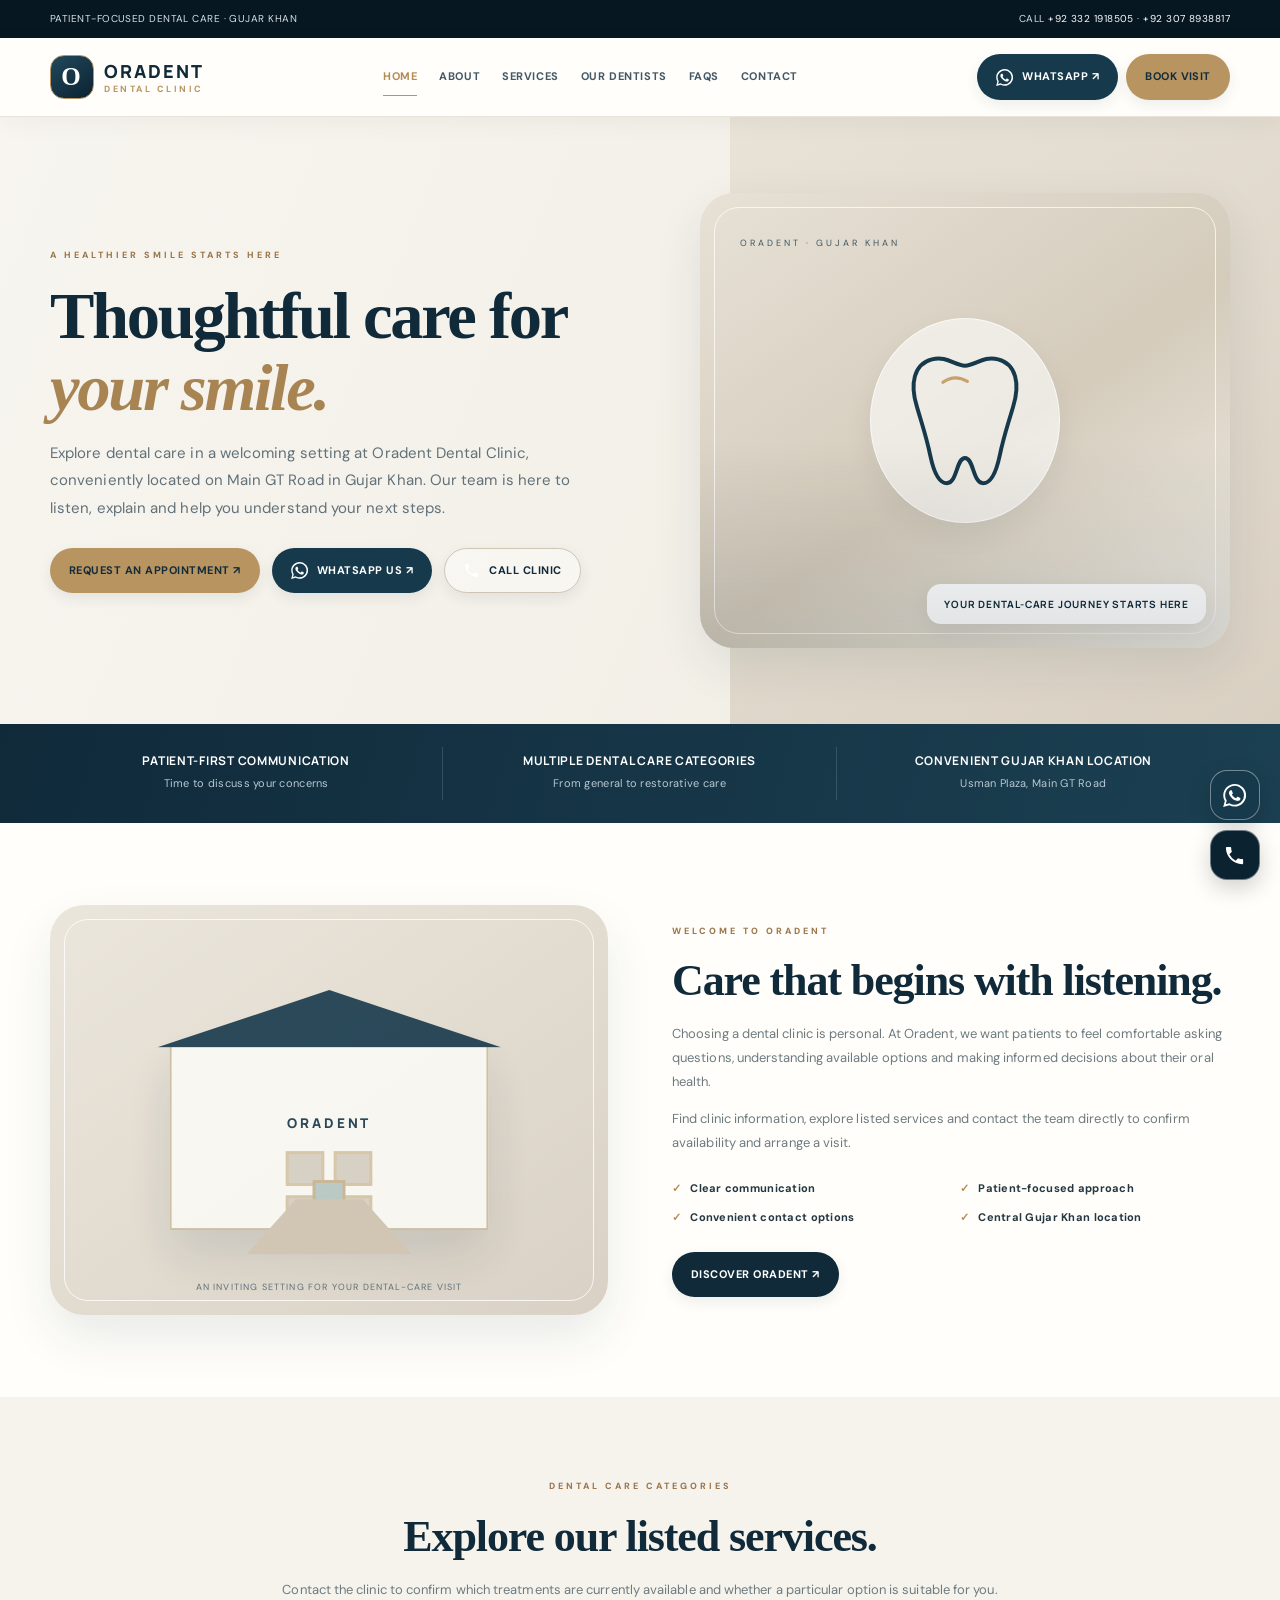
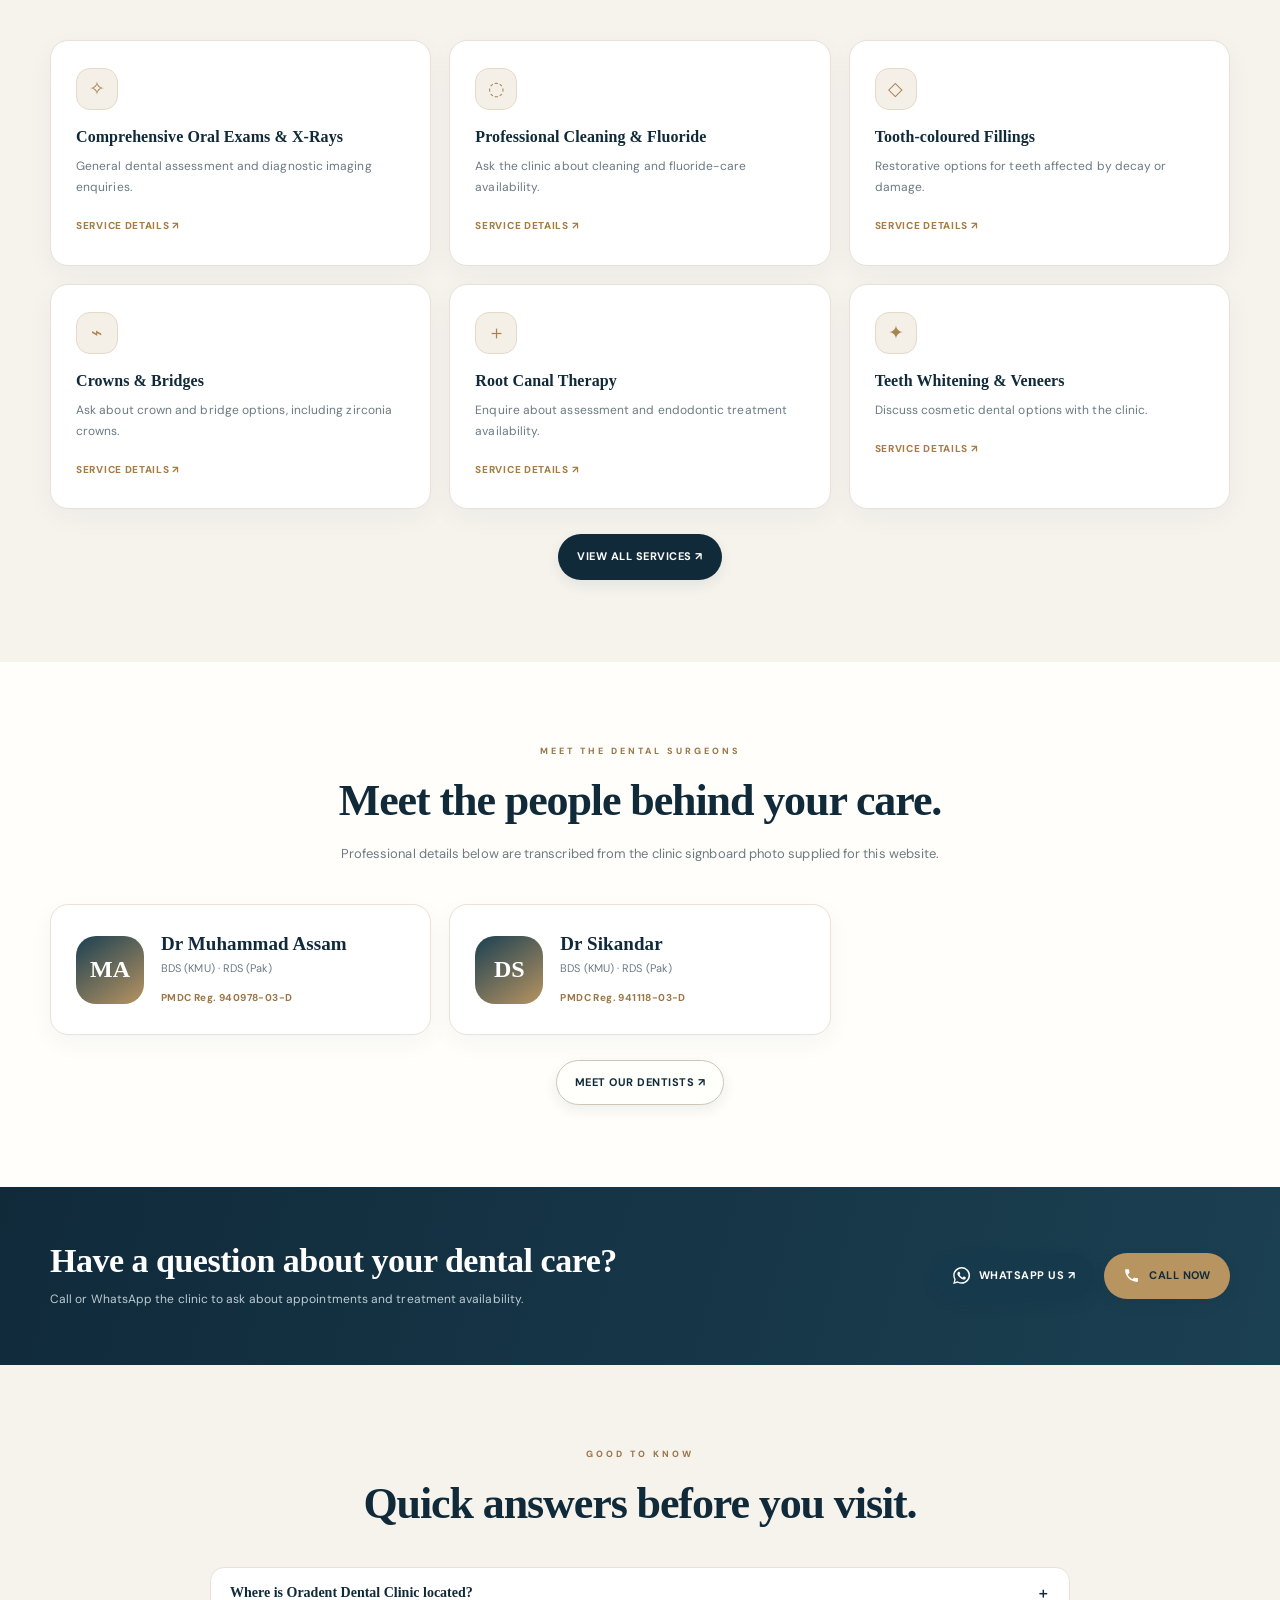
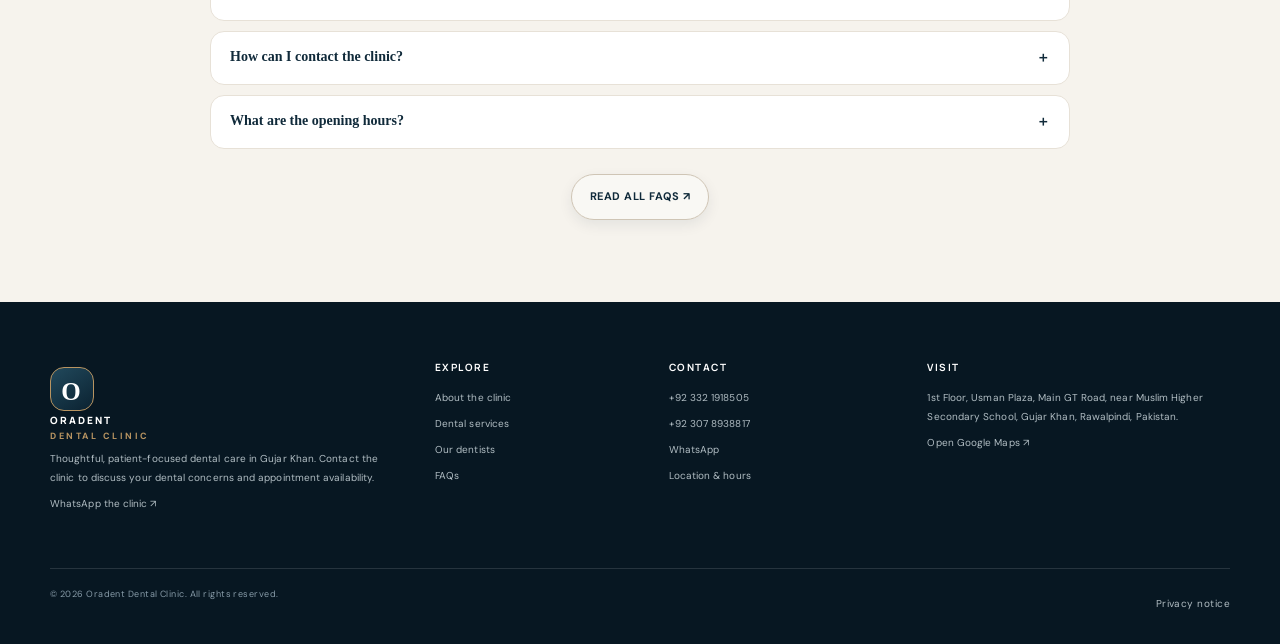
<file: index.html>
<!doctype html><html lang="en"><head><meta charset="utf-8"><meta name="viewport" content="width=device-width,initial-scale=1"><title>Oradent Dental Clinic Gujar Khan | Patient-focused Dental Care</title><meta name="description" content="Explore dental services, meet the dentists and contact Oradent Dental Clinic in Gujar Khan."><meta name="theme-color" content="#102536"><link rel="canonical" href="https://oradent-clinic-site.vercel.app/"><meta property="og:type" content="website"><meta property="og:site_name" content="Oradent Dental Clinic"><meta property="og:title" content="Oradent Dental Clinic Gujar Khan | Patient-focused Dental Care"><meta property="og:description" content="Explore dental services, meet the dentists and contact Oradent Dental Clinic in Gujar Khan."><meta property="og:url" content="https://oradent-clinic-site.vercel.app/"><meta name="twitter:card" content="summary"><meta name="twitter:title" content="Oradent Dental Clinic Gujar Khan | Patient-focused Dental Care"><meta name="twitter:description" content="Explore dental services, meet the dentists and contact Oradent Dental Clinic in Gujar Khan."><link rel="icon" type="image/svg+xml" href="/favicon.svg"><link rel="stylesheet" href="/assets/style.css"><script type="application/ld+json">{"@context":"https://schema.org","@type":"Dentist","name":"Oradent Dental Clinic","telephone":"+923321918505","address":{"@type":"PostalAddress","streetAddress":"1st Floor, Usman Plaza, Main GT Road, near Muslim Higher Secondary School","addressLocality":"Gujar Khan","addressRegion":"Punjab","postalCode":"47850","addressCountry":"PK"},"url":"https://oradent-clinic-site.vercel.app/","openingHoursSpecification":[{"@type":"OpeningHoursSpecification","dayOfWeek":"https://schema.org/Monday","opens":"09:00","closes":"18:30"},{"@type":"OpeningHoursSpecification","dayOfWeek":"https://schema.org/Tuesday","opens":"09:00","closes":"18:30"},{"@type":"OpeningHoursSpecification","dayOfWeek":"https://schema.org/Wednesday","opens":"09:00","closes":"18:30"},{"@type":"OpeningHoursSpecification","dayOfWeek":"https://schema.org/Thursday","opens":"09:00","closes":"18:30"},{"@type":"OpeningHoursSpecification","dayOfWeek":"https://schema.org/Friday","opens":"09:00","closes":"18:30"},{"@type":"OpeningHoursSpecification","dayOfWeek":"https://schema.org/Saturday","opens":"09:00","closes":"18:30"}]}</script></head><body><a class="skipLink" href="#main-content">Skip to content</a><div class="topbar"><div class="wrap"><span>Patient-focused dental care · Gujar Khan</span><span>Call <a href="tel:+923321918505">+92 332 1918505</a> · <a href="tel:+923078938817">+92 307 8938817</a></span></div></div><header class="header"><div class="wrap nav"><a class="brand" href="/"><span class="brandmark">O</span><span>ORADENT<small>DENTAL CLINIC</small></span></a><button class="menuBtn" aria-label="Open navigation" aria-expanded="false"><span></span><span></span><span></span></button><nav class="navlinks"><a class="active" href="/">Home</a><a class="" href="/about.html">About</a><a class="" href="/services.html">Services</a><a class="" href="/doctors.html">Our Dentists</a><a class="" href="/faq.html">FAQs</a><a class="" href="/contact.html">Contact</a></nav><div class="navactions"><a class="btn whatsapp small" href="https://wa.me/923321918505?text=Hello%20Oradent%20Dental%20Clinic%2C%20I%20would%20like%20to%20enquire." target="_blank" rel="noopener">WhatsApp ↗</a><a class="btn gold small" href="/appointment.html">Book Visit</a></div></div></header>
<main id="main-content"><section class="hero"><div class="wrap heroGrid"><div><div class="eyebrow">A healthier smile starts here</div><h1>Thoughtful care for <em>your smile.</em></h1><p class="lead">Explore dental care in a welcoming setting at Oradent Dental Clinic, conveniently located on Main GT Road in Gujar Khan. Our team is here to listen, explain and help you understand your next steps.</p><div class="actions"><a class="btn gold" href="/appointment.html">Request an Appointment ↗</a><a class="btn whatsapp" href="https://wa.me/923321918505?text=Hello%20Oradent%20Dental%20Clinic%2C%20I%20would%20like%20to%20enquire." target="_blank" rel="noopener">WhatsApp Us ↗</a><a class="btn outline" href="tel:+923321918505">Call Clinic</a></div></div><div class="heroVisual"><span class="visualKicker">Oradent · Gujar Khan</span><div class="tooth"><svg viewBox="0 0 180 200" aria-hidden="true"><path d="M48 22C25 28 20 53 29 82c7 24 12 38 17 62 4 19 11 35 21 35 13 0 12-32 23-32s10 32 23 32c10 0 17-16 21-35 5-24 10-38 17-62 9-29 4-54-19-60-19-5-29 8-42 8S67 17 48 22Z" fill="none" stroke="#17394c" stroke-width="5" stroke-linejoin="round"/><path d="M62 51c10-7 21-7 31-1" fill="none" stroke="#c6a16b" stroke-width="4" stroke-linecap="round"/></svg></div><div class="visualFoot">Your dental-care journey starts here</div></div></div></section>
<div class="trustbar"><div class="wrap"><div class="trustitem"><b>Patient-first communication</b><span>Time to discuss your concerns</span></div><div class="trustitem"><b>Multiple dental care categories</b><span>From general to restorative care</span></div><div class="trustitem"><b>Convenient Gujar Khan location</b><span>Usman Plaza, Main GT Road</span></div></div></div>
<section class="section"><div class="wrap split"><div class="illustration"><div class="clinicArt"><div class="roof"></div><div class="building"><span class="sign">ORADENT</span><div class="windows"><i></i><i></i><i></i><i></i></div><div class="door"></div></div><div class="path"></div></div><div class="artNote">An inviting setting for your dental-care visit</div></div><div class="content"><div class="eyebrow">Welcome to Oradent</div><h2>Care that begins with listening.</h2><p>Choosing a dental clinic is personal. At Oradent, we want patients to feel comfortable asking questions, understanding available options and making informed decisions about their oral health.</p><p>Find clinic information, explore listed services and contact the team directly to confirm availability and arrange a visit.</p><div class="checks"><span>Clear communication</span><span>Patient-focused approach</span><span>Convenient contact options</span><span>Central Gujar Khan location</span></div><div class="actions"><a class="btn" href="/about.html">Discover Oradent ↗</a></div></div></div></section>
<section class="section soft"><div class="wrap"><div class="sectionHead"><div class="eyebrow">Dental care categories</div><h2>Explore our listed services.</h2><p>Contact the clinic to confirm which treatments are currently available and whether a particular option is suitable for you.</p></div><div class="cards">
<article class="card"><div class="cardIcon">✧</div><h3>Comprehensive Oral Exams & X-Rays</h3><p>General dental assessment and diagnostic imaging enquiries.</p><a class="more" href="/services.html">SERVICE DETAILS ↗</a></article><article class="card"><div class="cardIcon">◌</div><h3>Professional Cleaning & Fluoride</h3><p>Ask the clinic about cleaning and fluoride-care availability.</p><a class="more" href="/services.html">SERVICE DETAILS ↗</a></article><article class="card"><div class="cardIcon">◇</div><h3>Tooth-coloured Fillings</h3><p>Restorative options for teeth affected by decay or damage.</p><a class="more" href="/services.html">SERVICE DETAILS ↗</a></article><article class="card"><div class="cardIcon">⌁</div><h3>Crowns & Bridges</h3><p>Ask about crown and bridge options, including zirconia crowns.</p><a class="more" href="/services.html">SERVICE DETAILS ↗</a></article><article class="card"><div class="cardIcon">＋</div><h3>Root Canal Therapy</h3><p>Enquire about assessment and endodontic treatment availability.</p><a class="more" href="/services.html">SERVICE DETAILS ↗</a></article><article class="card"><div class="cardIcon">✦</div><h3>Teeth Whitening & Veneers</h3><p>Discuss cosmetic dental options with the clinic.</p><a class="more" href="/services.html">SERVICE DETAILS ↗</a></article>
</div><div class="actions" style="justify-content:center"><a class="btn" href="/services.html">View All Services ↗</a></div></div></section>
<section class="section"><div class="wrap"><div class="sectionHead"><div class="eyebrow">Meet the dental surgeons</div><h2>Meet the people behind your care.</h2><p>Professional details below are transcribed from the clinic signboard photo supplied for this website.</p></div><div class="cards">
<article class="dentistCard"><div class="dentistAvatar">MA</div><div><h3>Dr Muhammad Assam</h3><p>BDS (KMU) · RDS (Pak)</p><span class="credential">PMDC Reg. 940978-03-D</span></div></article>
<article class="dentistCard"><div class="dentistAvatar">DS</div><div><h3>Dr Sikandar</h3><p>BDS (KMU) · RDS (Pak)</p><span class="credential">PMDC Reg. 941118-03-D</span></div></article>
</div><div class="actions" style="justify-content:center"><a class="btn outline" href="/doctors.html">Meet Our Dentists ↗</a></div></div></section>
<section class="ctaBand"><div class="wrap"><div><h2>Have a question about your dental care?</h2><p>Call or WhatsApp the clinic to ask about appointments and treatment availability.</p></div><div class="ctaButtons"><a class="btn whatsapp" href="https://wa.me/923321918505?text=Hello%20Oradent%20Dental%20Clinic%2C%20I%20would%20like%20to%20enquire." target="_blank" rel="noopener">WhatsApp Us ↗</a><a class="btn gold" href="tel:+923321918505">Call Now</a></div></div></section>
<section class="section soft"><div class="wrap"><div class="sectionHead"><div class="eyebrow">Good to know</div><h2>Quick answers before you visit.</h2></div><div class="faqList"><div class="faqItem"><button class="faqQ">Where is Oradent Dental Clinic located? <span>＋</span></button><div class="faqA">1st Floor, Usman Plaza, Main GT Road, near Muslim Higher Secondary School, Gujar Khan, Rawalpindi, Pakistan.</div></div><div class="faqItem"><button class="faqQ">How can I contact the clinic? <span>＋</span></button><div class="faqA">Call +92 332 1918505 or +92 307 8938817, or send a WhatsApp message using the buttons on this website.</div></div><div class="faqItem"><button class="faqQ">What are the opening hours? <span>＋</span></button><div class="faqA">Monday: 9:00 AM – 6:30 PM<br>Tuesday: 9:00 AM – 6:30 PM<br>Wednesday: 9:00 AM – 6:30 PM<br>Thursday: 9:00 AM – 6:30 PM<br>Friday: 9:00 AM – 6:30 PM<br>Saturday: 9:00 AM – 6:30 PM<br>Sunday: Not listed.</div></div></div><div class="actions" style="justify-content:center"><a class="btn outline" href="/faq.html">Read All FAQs ↗</a></div></div></section></main><footer class="footer"><div class="wrap"><div class="footerGrid"><div><a class="brand" href="/" style="color:white"><span class="brandmark">O</span><span>ORADENT<small>DENTAL CLINIC</small></span></a><p>Thoughtful, patient-focused dental care in Gujar Khan. Contact the clinic to discuss your dental concerns and appointment availability.</p><a href="https://wa.me/923321918505?text=Hello%20Oradent%20Dental%20Clinic%2C%20I%20would%20like%20to%20enquire." target="_blank" rel="noopener">WhatsApp the clinic ↗</a></div><div><h4>Explore</h4><a href="/about.html">About the clinic</a><a href="/services.html">Dental services</a><a href="/doctors.html">Our dentists</a><a href="/faq.html">FAQs</a></div><div><h4>Contact</h4><a href="tel:+923321918505">+92 332 1918505</a><a href="tel:+923078938817">+92 307 8938817</a><a href="https://wa.me/923321918505?text=Hello%20Oradent%20Dental%20Clinic%2C%20I%20would%20like%20to%20enquire." target="_blank" rel="noopener">WhatsApp</a><a href="/contact.html">Location & hours</a></div><div><h4>Visit</h4><p>1st Floor, Usman Plaza, Main GT Road, near Muslim Higher Secondary School, Gujar Khan, Rawalpindi, Pakistan.</p><a href="https://maps.app.goo.gl/mqdsxvssHX6BZxFB8" target="_blank" rel="noopener">Open Google Maps ↗</a></div></div><div class="footerBottom"><span>© <span data-year>2026</span> Oradent Dental Clinic. All rights reserved.</span><a href="/privacy.html">Privacy notice</a></div></div></footer><div class="floating"><a class="floatBtn floatWa" href="https://wa.me/923321918505?text=Hello%20Oradent%20Dental%20Clinic%2C%20I%20would%20like%20to%20enquire." target="_blank" rel="noopener" aria-label="WhatsApp Oradent">◉</a><a class="floatBtn floatCall" href="tel:+923321918505" aria-label="Call Oradent">☎</a></div><script src="/assets/site.js" defer></script></body></html>
</file>
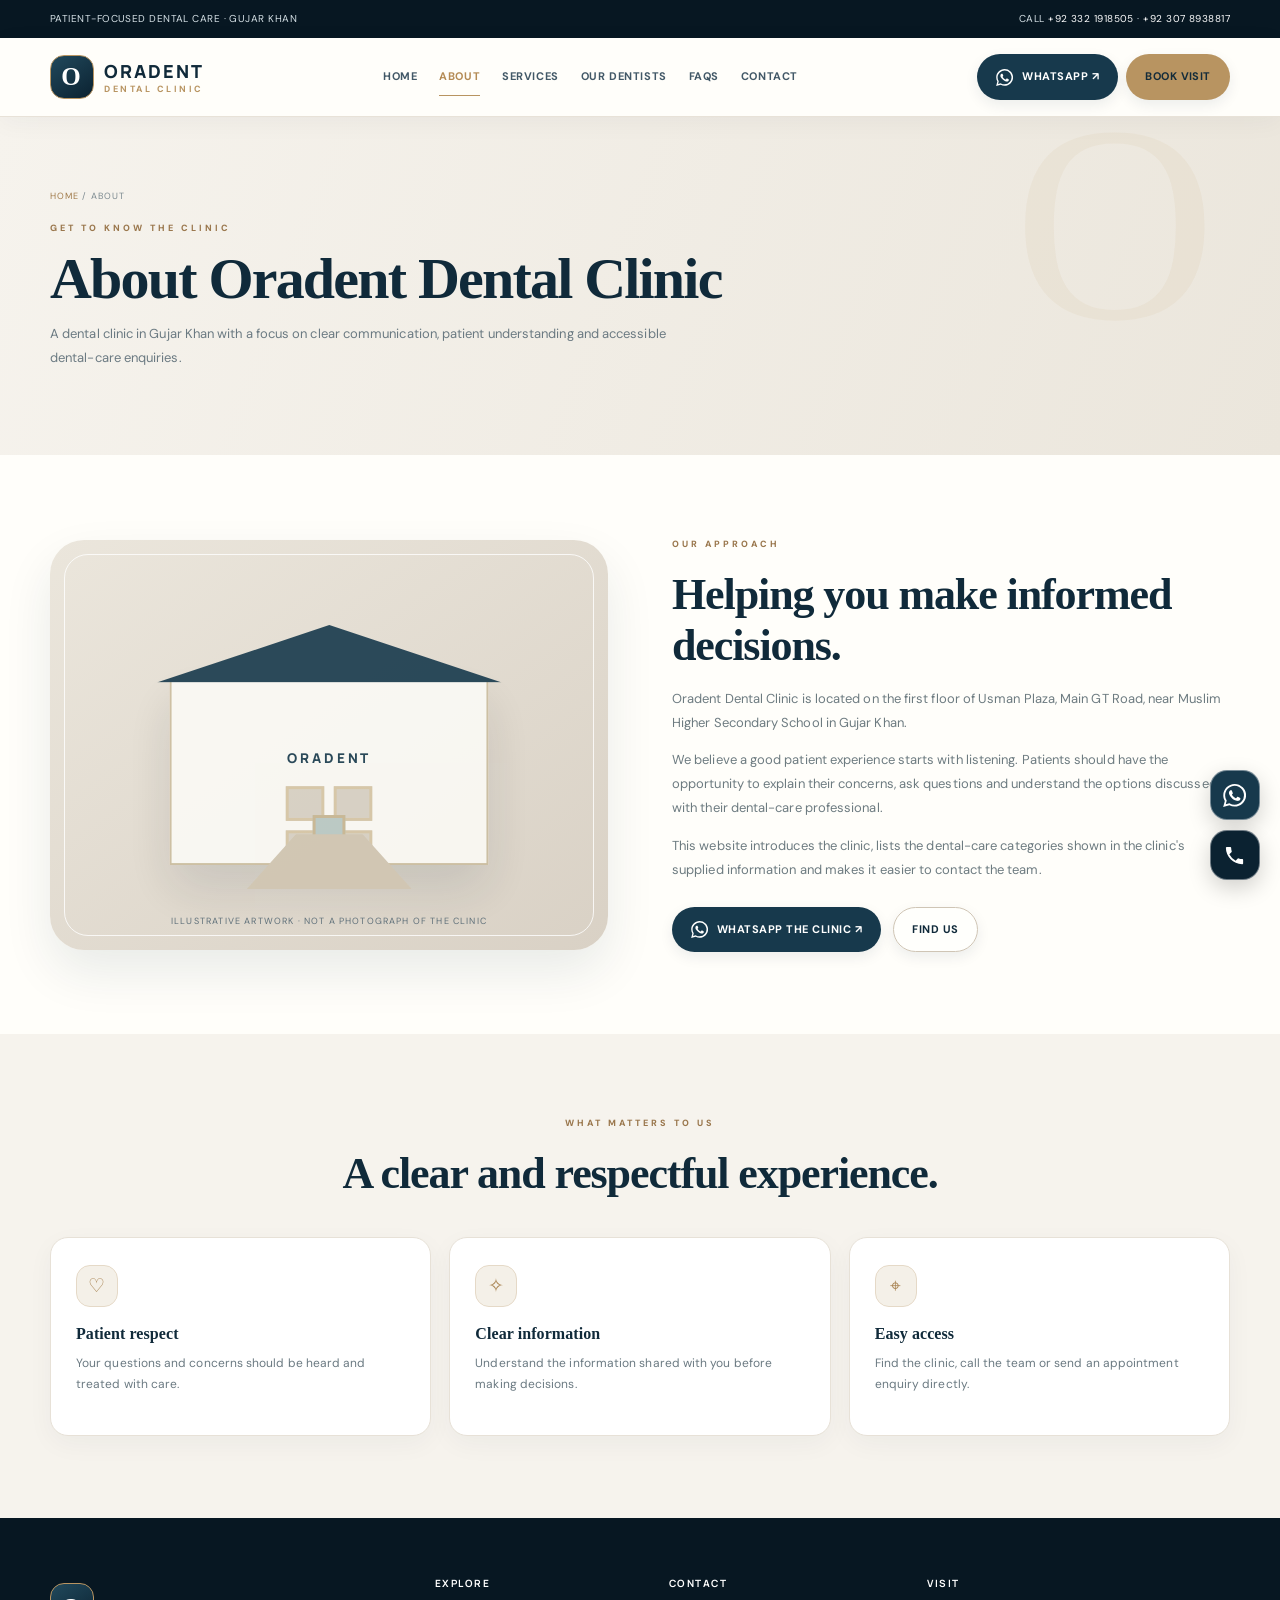
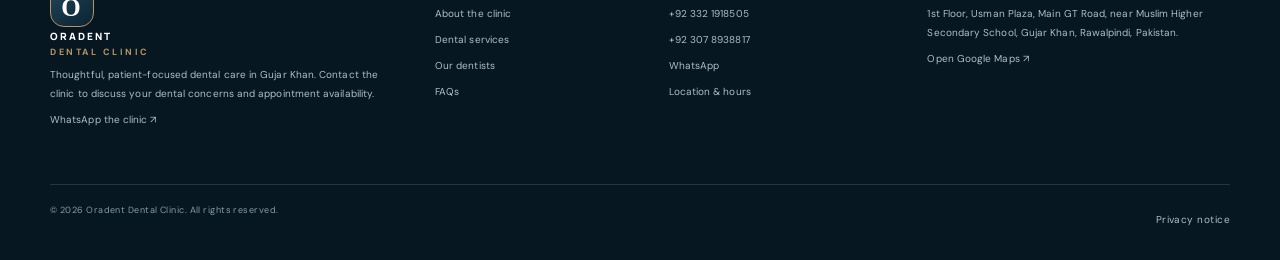
<file: about.html>
<!doctype html><html lang="en"><head><meta charset="utf-8"><meta name="viewport" content="width=device-width,initial-scale=1"><title>About Oradent Dental Clinic | Gujar Khan</title><meta name="description" content="Learn about Oradent Dental Clinic, its patient-focused approach, location and contact details."><meta name="theme-color" content="#102536"><link rel="canonical" href="https://oradent-clinic-site.vercel.app/about.html"><meta property="og:type" content="website"><meta property="og:site_name" content="Oradent Dental Clinic"><meta property="og:title" content="About Oradent Dental Clinic | Gujar Khan"><meta property="og:description" content="Learn about Oradent Dental Clinic, its patient-focused approach, location and contact details."><meta property="og:url" content="https://oradent-clinic-site.vercel.app/about.html"><meta name="twitter:card" content="summary"><meta name="twitter:title" content="About Oradent Dental Clinic | Gujar Khan"><meta name="twitter:description" content="Learn about Oradent Dental Clinic, its patient-focused approach, location and contact details."><link rel="icon" type="image/svg+xml" href="/favicon.svg"><link rel="stylesheet" href="/assets/style.css"><script type="application/ld+json">{"@context":"https://schema.org","@type":"Dentist","name":"Oradent Dental Clinic","telephone":"+923321918505","address":{"@type":"PostalAddress","streetAddress":"1st Floor, Usman Plaza, Main GT Road, near Muslim Higher Secondary School","addressLocality":"Gujar Khan","addressRegion":"Punjab","postalCode":"47850","addressCountry":"PK"},"url":"https://oradent-clinic-site.vercel.app/"}</script></head><body><a class="skipLink" href="#main-content">Skip to content</a><div class="topbar"><div class="wrap"><span>Patient-focused dental care · Gujar Khan</span><span>Call <a href="tel:+923321918505">+92 332 1918505</a> · <a href="tel:+923078938817">+92 307 8938817</a></span></div></div><header class="header"><div class="wrap nav"><a class="brand" href="/"><span class="brandmark">O</span><span>ORADENT<small>DENTAL CLINIC</small></span></a><button class="menuBtn" aria-label="Open navigation" aria-expanded="false"><span></span><span></span><span></span></button><nav class="navlinks"><a class="" href="/">Home</a><a class="active" href="/about.html">About</a><a class="" href="/services.html">Services</a><a class="" href="/doctors.html">Our Dentists</a><a class="" href="/faq.html">FAQs</a><a class="" href="/contact.html">Contact</a></nav><div class="navactions"><a class="btn whatsapp small" href="https://wa.me/923321918505?text=Hello%20Oradent%20Dental%20Clinic%2C%20I%20would%20like%20to%20enquire." target="_blank" rel="noopener">WhatsApp ↗</a><a class="btn gold small" href="/appointment.html">Book Visit</a></div></div></header>
<main id="main-content"><section class="pageHero"><div class="wrap"><div class="breadcrumbs"><a href="/">Home</a> / About</div><div class="eyebrow">Get to know the clinic</div><h1>About Oradent Dental Clinic</h1><p>A dental clinic in Gujar Khan with a focus on clear communication, patient understanding and accessible dental-care enquiries.</p></div></section><section class="section"><div class="wrap split"><div class="illustration"><div class="clinicArt"><div class="roof"></div><div class="building"><span class="sign">ORADENT</span><div class="windows"><i></i><i></i><i></i><i></i></div><div class="door"></div></div><div class="path"></div></div><div class="artNote">Illustrative artwork · not a photograph of the clinic</div></div><div class="content"><div class="eyebrow">Our approach</div><h2>Helping you make informed decisions.</h2><p>Oradent Dental Clinic is located on the first floor of Usman Plaza, Main GT Road, near Muslim Higher Secondary School in Gujar Khan.</p><p>We believe a good patient experience starts with listening. Patients should have the opportunity to explain their concerns, ask questions and understand the options discussed with their dental-care professional.</p><p>This website introduces the clinic, lists the dental-care categories shown in the clinic's supplied information and makes it easier to contact the team.</p><div class="actions"><a class="btn whatsapp" href="https://wa.me/923321918505?text=Hello%20Oradent%20Dental%20Clinic%2C%20I%20would%20like%20to%20enquire." target="_blank" rel="noopener">WhatsApp the Clinic ↗</a><a class="btn outline" href="/contact.html">Find Us</a></div></div></div></section><section class="section soft"><div class="wrap"><div class="sectionHead"><div class="eyebrow">What matters to us</div><h2>A clear and respectful experience.</h2></div><div class="cards"><article class="card"><div class="cardIcon">♡</div><h3>Patient respect</h3><p>Your questions and concerns should be heard and treated with care.</p></article><article class="card"><div class="cardIcon">✧</div><h3>Clear information</h3><p>Understand the information shared with you before making decisions.</p></article><article class="card"><div class="cardIcon">⌖</div><h3>Easy access</h3><p>Find the clinic, call the team or send an appointment enquiry directly.</p></article></div></div></section></main><footer class="footer"><div class="wrap"><div class="footerGrid"><div><a class="brand" href="/" style="color:white"><span class="brandmark">O</span><span>ORADENT<small>DENTAL CLINIC</small></span></a><p>Thoughtful, patient-focused dental care in Gujar Khan. Contact the clinic to discuss your dental concerns and appointment availability.</p><a href="https://wa.me/923321918505?text=Hello%20Oradent%20Dental%20Clinic%2C%20I%20would%20like%20to%20enquire." target="_blank" rel="noopener">WhatsApp the clinic ↗</a></div><div><h4>Explore</h4><a href="/about.html">About the clinic</a><a href="/services.html">Dental services</a><a href="/doctors.html">Our dentists</a><a href="/faq.html">FAQs</a></div><div><h4>Contact</h4><a href="tel:+923321918505">+92 332 1918505</a><a href="tel:+923078938817">+92 307 8938817</a><a href="https://wa.me/923321918505?text=Hello%20Oradent%20Dental%20Clinic%2C%20I%20would%20like%20to%20enquire." target="_blank" rel="noopener">WhatsApp</a><a href="/contact.html">Location & hours</a></div><div><h4>Visit</h4><p>1st Floor, Usman Plaza, Main GT Road, near Muslim Higher Secondary School, Gujar Khan, Rawalpindi, Pakistan.</p><a href="https://maps.app.goo.gl/mqdsxvssHX6BZxFB8" target="_blank" rel="noopener">Open Google Maps ↗</a></div></div><div class="footerBottom"><span>© <span data-year>2026</span> Oradent Dental Clinic. All rights reserved.</span><a href="/privacy.html">Privacy notice</a></div></div></footer><div class="floating"><a class="floatBtn floatWa" href="https://wa.me/923321918505?text=Hello%20Oradent%20Dental%20Clinic%2C%20I%20would%20like%20to%20enquire." target="_blank" rel="noopener" aria-label="WhatsApp Oradent">◉</a><a class="floatBtn floatCall" href="tel:+923321918505" aria-label="Call Oradent">☎</a></div><script src="/assets/site.js" defer></script></body></html>
</file>
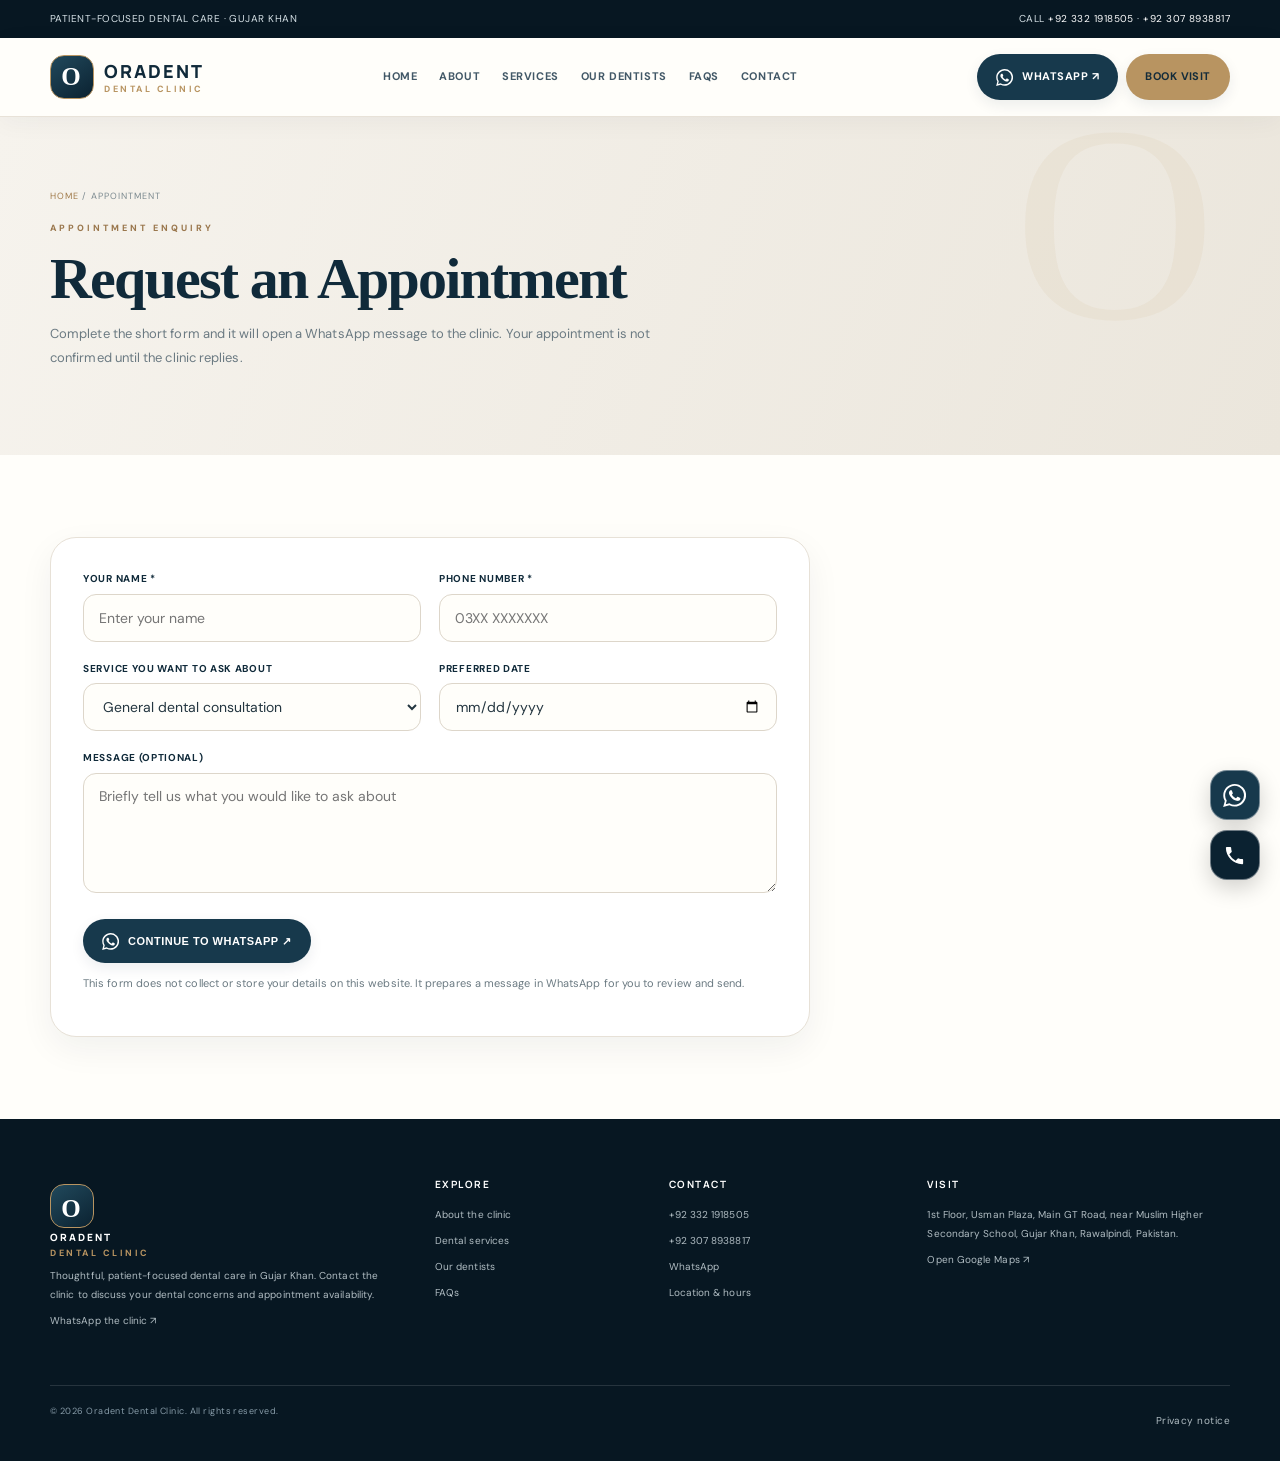
<file: appointment.html>
<!doctype html><html lang="en"><head><meta charset="utf-8"><meta name="viewport" content="width=device-width,initial-scale=1"><title>Appointment Enquiry | Oradent Dental Clinic</title><meta name="description" content="Send an appointment enquiry to Oradent Dental Clinic in Gujar Khan through WhatsApp."><meta name="theme-color" content="#102536"><link rel="canonical" href="https://oradent-clinic-site.vercel.app/appointment.html"><meta property="og:type" content="website"><meta property="og:site_name" content="Oradent Dental Clinic"><meta property="og:title" content="Appointment Enquiry | Oradent Dental Clinic"><meta property="og:description" content="Send an appointment enquiry to Oradent Dental Clinic in Gujar Khan through WhatsApp."><meta property="og:url" content="https://oradent-clinic-site.vercel.app/appointment.html"><meta name="twitter:card" content="summary"><meta name="twitter:title" content="Appointment Enquiry | Oradent Dental Clinic"><meta name="twitter:description" content="Send an appointment enquiry to Oradent Dental Clinic in Gujar Khan through WhatsApp."><link rel="icon" type="image/svg+xml" href="/favicon.svg"><link rel="stylesheet" href="/assets/style.css"><script type="application/ld+json">{"@context":"https://schema.org","@type":"Dentist","name":"Oradent Dental Clinic","telephone":"+923321918505","address":{"@type":"PostalAddress","streetAddress":"1st Floor, Usman Plaza, Main GT Road, near Muslim Higher Secondary School","addressLocality":"Gujar Khan","addressRegion":"Punjab","postalCode":"47850","addressCountry":"PK"},"url":"https://oradent-clinic-site.vercel.app/"}</script></head><body><a class="skipLink" href="#main-content">Skip to content</a><div class="topbar"><div class="wrap"><span>Patient-focused dental care · Gujar Khan</span><span>Call <a href="tel:+923321918505">+92 332 1918505</a> · <a href="tel:+923078938817">+92 307 8938817</a></span></div></div><header class="header"><div class="wrap nav"><a class="brand" href="/"><span class="brandmark">O</span><span>ORADENT<small>DENTAL CLINIC</small></span></a><button class="menuBtn" aria-label="Open navigation" aria-expanded="false"><span></span><span></span><span></span></button><nav class="navlinks"><a class="" href="/">Home</a><a class="" href="/about.html">About</a><a class="" href="/services.html">Services</a><a class="" href="/doctors.html">Our Dentists</a><a class="" href="/faq.html">FAQs</a><a class="" href="/contact.html">Contact</a></nav><div class="navactions"><a class="btn whatsapp small" href="https://wa.me/923321918505?text=Hello%20Oradent%20Dental%20Clinic%2C%20I%20would%20like%20to%20enquire." target="_blank" rel="noopener">WhatsApp ↗</a><a class="btn gold small" href="/appointment.html">Book Visit</a></div></div></header>
<main id="main-content"><section class="pageHero"><div class="wrap"><div class="breadcrumbs"><a href="/">Home</a> / Appointment</div><div class="eyebrow">Appointment enquiry</div><h1>Request an Appointment</h1><p>Complete the short form and it will open a WhatsApp message to the clinic. Your appointment is not confirmed until the clinic replies.</p></div></section><section class="section"><div class="wrap"><form class="formBox" id="appointmentForm"><div class="formGrid"><div class="field"><label for="name">Your name *</label><input id="name" name="name" required autocomplete="name" placeholder="Enter your name"></div><div class="field"><label for="phone">Phone number *</label><input id="phone" name="phone" required type="tel" autocomplete="tel" placeholder="03XX XXXXXXX"></div><div class="field"><label for="service">Service you want to ask about</label><select id="service" name="service"><option>General dental consultation</option><option>Comprehensive Oral Exams & X-Rays</option><option>Professional Cleaning & Fluoride</option><option>Tooth-coloured Fillings</option><option>Crowns & Bridges</option><option>Root Canal Therapy</option><option>Teeth Whitening & Veneers</option><option>Simple Extractions</option><option>Dentures & Partials</option><option>Surgical Extractions</option><option>Braces & Clear Aligners</option><option>Not sure yet</option></select></div><div class="field"><label for="date">Preferred date</label><input id="date" name="date" type="date"></div><div class="field full"><label for="message">Message (optional)</label><textarea id="message" name="message" placeholder="Briefly tell us what you would like to ask about"></textarea></div><div class="field full"><button class="btn whatsapp" type="submit">Continue to WhatsApp ↗</button><p class="formNote">This form does not collect or store your details on this website. It prepares a message in WhatsApp for you to review and send.</p></div></div></form></div></section></main><footer class="footer"><div class="wrap"><div class="footerGrid"><div><a class="brand" href="/" style="color:white"><span class="brandmark">O</span><span>ORADENT<small>DENTAL CLINIC</small></span></a><p>Thoughtful, patient-focused dental care in Gujar Khan. Contact the clinic to discuss your dental concerns and appointment availability.</p><a href="https://wa.me/923321918505?text=Hello%20Oradent%20Dental%20Clinic%2C%20I%20would%20like%20to%20enquire." target="_blank" rel="noopener">WhatsApp the clinic ↗</a></div><div><h4>Explore</h4><a href="/about.html">About the clinic</a><a href="/services.html">Dental services</a><a href="/doctors.html">Our dentists</a><a href="/faq.html">FAQs</a></div><div><h4>Contact</h4><a href="tel:+923321918505">+92 332 1918505</a><a href="tel:+923078938817">+92 307 8938817</a><a href="https://wa.me/923321918505?text=Hello%20Oradent%20Dental%20Clinic%2C%20I%20would%20like%20to%20enquire." target="_blank" rel="noopener">WhatsApp</a><a href="/contact.html">Location & hours</a></div><div><h4>Visit</h4><p>1st Floor, Usman Plaza, Main GT Road, near Muslim Higher Secondary School, Gujar Khan, Rawalpindi, Pakistan.</p><a href="https://maps.app.goo.gl/mqdsxvssHX6BZxFB8" target="_blank" rel="noopener">Open Google Maps ↗</a></div></div><div class="footerBottom"><span>© <span data-year>2026</span> Oradent Dental Clinic. All rights reserved.</span><a href="/privacy.html">Privacy notice</a></div></div></footer><div class="floating"><a class="floatBtn floatWa" href="https://wa.me/923321918505?text=Hello%20Oradent%20Dental%20Clinic%2C%20I%20would%20like%20to%20enquire." target="_blank" rel="noopener" aria-label="WhatsApp Oradent">◉</a><a class="floatBtn floatCall" href="tel:+923321918505" aria-label="Call Oradent">☎</a></div><script src="/assets/site.js" defer></script></body></html>
</file>
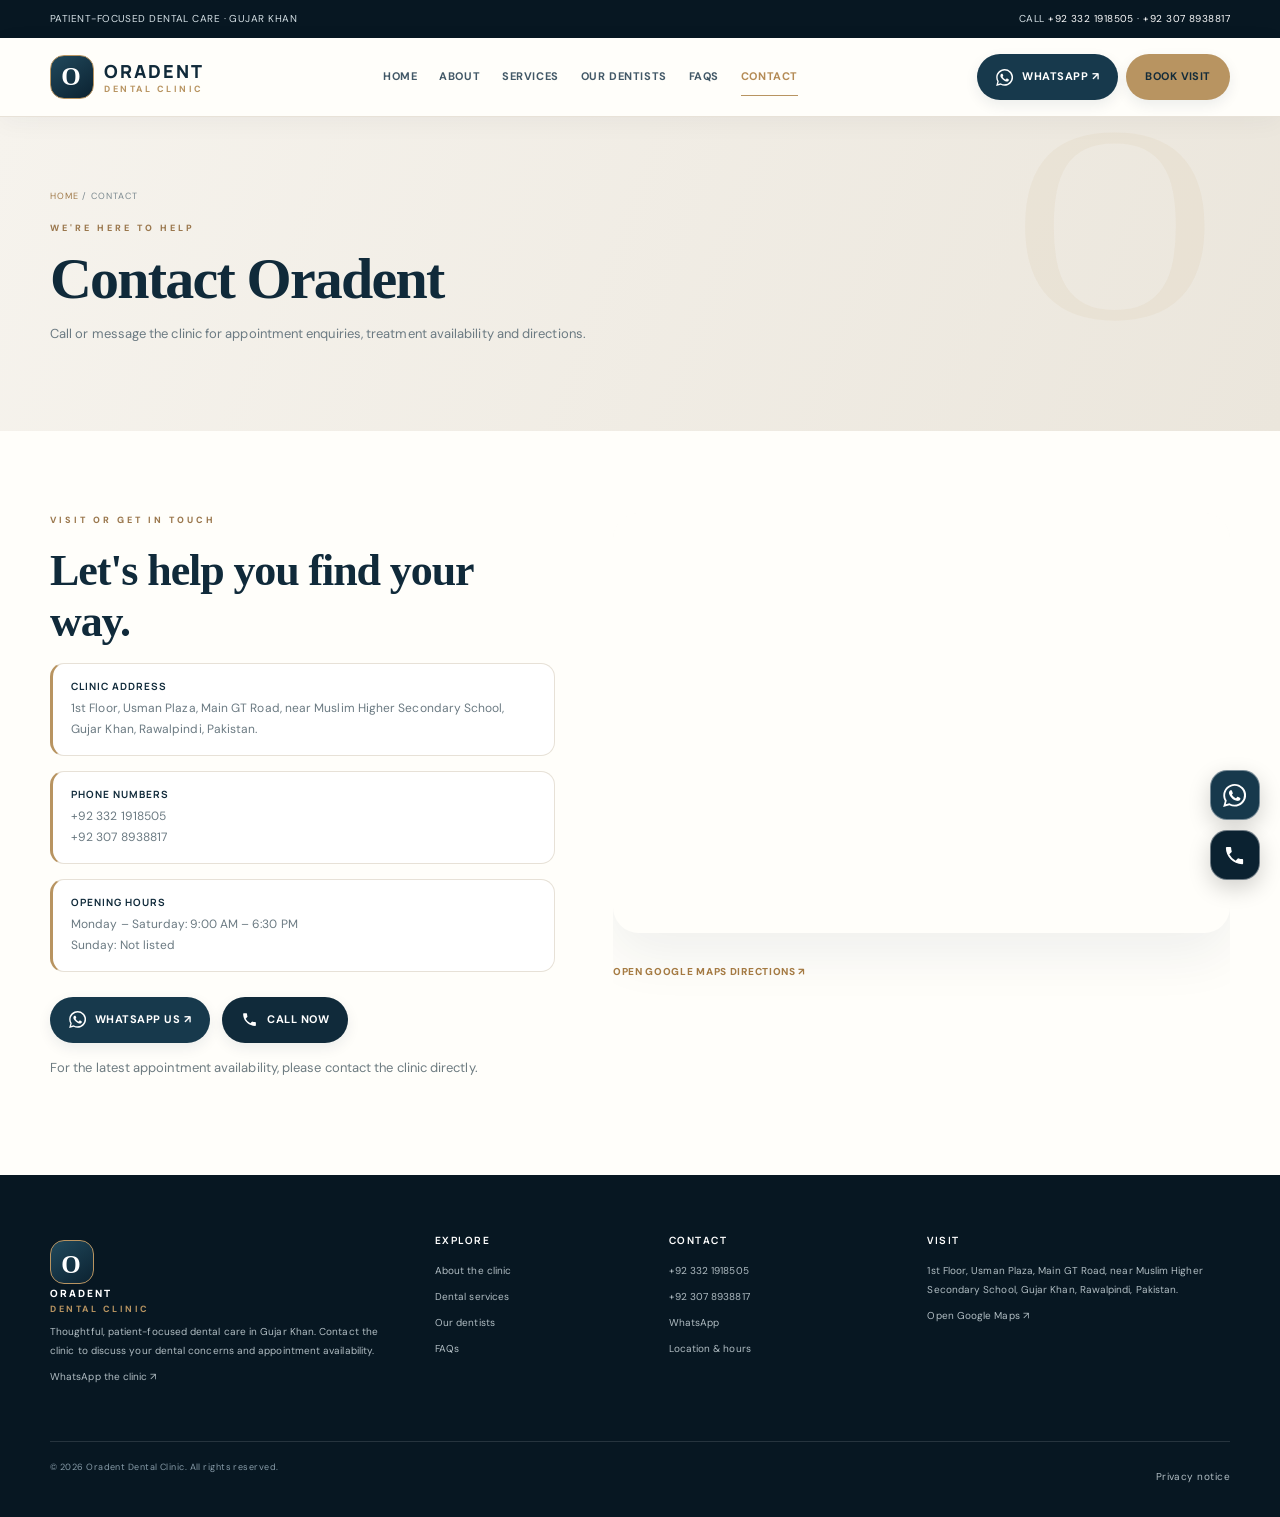
<file: contact.html>
<!doctype html><html lang="en"><head><meta charset="utf-8"><meta name="viewport" content="width=device-width,initial-scale=1"><title>Contact Oradent Dental Clinic | Gujar Khan</title><meta name="description" content="Contact Oradent Dental Clinic in Gujar Khan by phone, WhatsApp or Google Maps directions."><meta name="theme-color" content="#102536"><link rel="canonical" href="https://oradent-clinic-site.vercel.app/contact.html"><meta property="og:type" content="website"><meta property="og:site_name" content="Oradent Dental Clinic"><meta property="og:title" content="Contact Oradent Dental Clinic | Gujar Khan"><meta property="og:description" content="Contact Oradent Dental Clinic in Gujar Khan by phone, WhatsApp or Google Maps directions."><meta property="og:url" content="https://oradent-clinic-site.vercel.app/contact.html"><meta name="twitter:card" content="summary"><meta name="twitter:title" content="Contact Oradent Dental Clinic | Gujar Khan"><meta name="twitter:description" content="Contact Oradent Dental Clinic in Gujar Khan by phone, WhatsApp or Google Maps directions."><link rel="icon" type="image/svg+xml" href="/favicon.svg"><link rel="stylesheet" href="/assets/style.css"><script type="application/ld+json">{"@context":"https://schema.org","@type":"Dentist","name":"Oradent Dental Clinic","telephone":"+923321918505","address":{"@type":"PostalAddress","streetAddress":"1st Floor, Usman Plaza, Main GT Road, near Muslim Higher Secondary School","addressLocality":"Gujar Khan","addressRegion":"Punjab","postalCode":"47850","addressCountry":"PK"},"url":"https://oradent-clinic-site.vercel.app/","openingHoursSpecification":[{"@type":"OpeningHoursSpecification","dayOfWeek":["Monday","Tuesday","Wednesday","Thursday","Friday","Saturday"],"opens":"09:00","closes":"18:30"}]}</script></head><body><a class="skipLink" href="#main-content">Skip to content</a><div class="topbar"><div class="wrap"><span>Patient-focused dental care · Gujar Khan</span><span>Call <a href="tel:+923321918505">+92 332 1918505</a> · <a href="tel:+923078938817">+92 307 8938817</a></span></div></div><header class="header"><div class="wrap nav"><a class="brand" href="/"><span class="brandmark">O</span><span>ORADENT<small>DENTAL CLINIC</small></span></a><button class="menuBtn" aria-label="Open navigation" aria-expanded="false"><span></span><span></span><span></span></button><nav class="navlinks"><a class="" href="/">Home</a><a class="" href="/about.html">About</a><a class="" href="/services.html">Services</a><a class="" href="/doctors.html">Our Dentists</a><a class="" href="/faq.html">FAQs</a><a class="active" href="/contact.html">Contact</a></nav><div class="navactions"><a class="btn whatsapp small" href="https://wa.me/923321918505?text=Hello%20Oradent%20Dental%20Clinic%2C%20I%20would%20like%20to%20enquire." target="_blank" rel="noopener">WhatsApp ↗</a><a class="btn gold small" href="/appointment.html">Book Visit</a></div></div></header>
<main id="main-content"><section class="pageHero"><div class="wrap"><div class="breadcrumbs"><a href="/">Home</a> / Contact</div><div class="eyebrow">We're here to help</div><h1>Contact Oradent</h1><p>Call or message the clinic for appointment enquiries, treatment availability and directions.</p></div></section><section class="section"><div class="wrap contactGrid"><div class="content"><div class="eyebrow">Visit or get in touch</div><h2>Let's help you find your way.</h2><div class="detail"><b>Clinic address</b>1st Floor, Usman Plaza, Main GT Road, near Muslim Higher Secondary School, Gujar Khan, Rawalpindi, Pakistan.</div><div class="detail"><b>Phone numbers</b><a href="tel:+923321918505">+92 332 1918505</a><br><a href="tel:+923078938817">+92 307 8938817</a></div><div class="detail"><b>Opening hours</b>Monday – Saturday: 9:00 AM – 6:30 PM<br>Sunday: Not listed</div><div class="actions"><a class="btn whatsapp" href="https://wa.me/923321918505?text=Hello%20Oradent%20Dental%20Clinic%2C%20I%20would%20like%20to%20enquire." target="_blank" rel="noopener">WhatsApp Us ↗</a><a class="btn" href="tel:+923321918505">Call Now</a></div><p class="formNote">For the latest appointment availability, please contact the clinic directly.</p></div><div class="map"><iframe title="Oradent Dental Clinic location map" src="https://www.google.com/maps?q=Oradent%20Dental%20Clinic%2C%20Usman%20Plaza%2C%20Main%20GT%20Road%2C%20Gujar%20Khan%2047850&output=embed" loading="lazy"></iframe><p><a class="more" href="https://maps.app.goo.gl/mqdsxvssHX6BZxFB8" target="_blank" rel="noopener">OPEN GOOGLE MAPS DIRECTIONS ↗</a></p></div></div></section></main><footer class="footer"><div class="wrap"><div class="footerGrid"><div><a class="brand" href="/" style="color:white"><span class="brandmark">O</span><span>ORADENT<small>DENTAL CLINIC</small></span></a><p>Thoughtful, patient-focused dental care in Gujar Khan. Contact the clinic to discuss your dental concerns and appointment availability.</p><a href="https://wa.me/923321918505?text=Hello%20Oradent%20Dental%20Clinic%2C%20I%20would%20like%20to%20enquire." target="_blank" rel="noopener">WhatsApp the clinic ↗</a></div><div><h4>Explore</h4><a href="/about.html">About the clinic</a><a href="/services.html">Dental services</a><a href="/doctors.html">Our dentists</a><a href="/faq.html">FAQs</a></div><div><h4>Contact</h4><a href="tel:+923321918505">+92 332 1918505</a><a href="tel:+923078938817">+92 307 8938817</a><a href="https://wa.me/923321918505?text=Hello%20Oradent%20Dental%20Clinic%2C%20I%20would%20like%20to%20enquire." target="_blank" rel="noopener">WhatsApp</a><a href="/contact.html">Location & hours</a></div><div><h4>Visit</h4><p>1st Floor, Usman Plaza, Main GT Road, near Muslim Higher Secondary School, Gujar Khan, Rawalpindi, Pakistan.</p><a href="https://maps.app.goo.gl/mqdsxvssHX6BZxFB8" target="_blank" rel="noopener">Open Google Maps ↗</a></div></div><div class="footerBottom"><span>© <span data-year>2026</span> Oradent Dental Clinic. All rights reserved.</span><a href="/privacy.html">Privacy notice</a></div></div></footer><div class="floating"><a class="floatBtn floatWa" href="https://wa.me/923321918505?text=Hello%20Oradent%20Dental%20Clinic%2C%20I%20would%20like%20to%20enquire." target="_blank" rel="noopener" aria-label="WhatsApp Oradent">◉</a><a class="floatBtn floatCall" href="tel:+923321918505" aria-label="Call Oradent">☎</a></div><script src="/assets/site.js" defer></script></body></html>
</file>
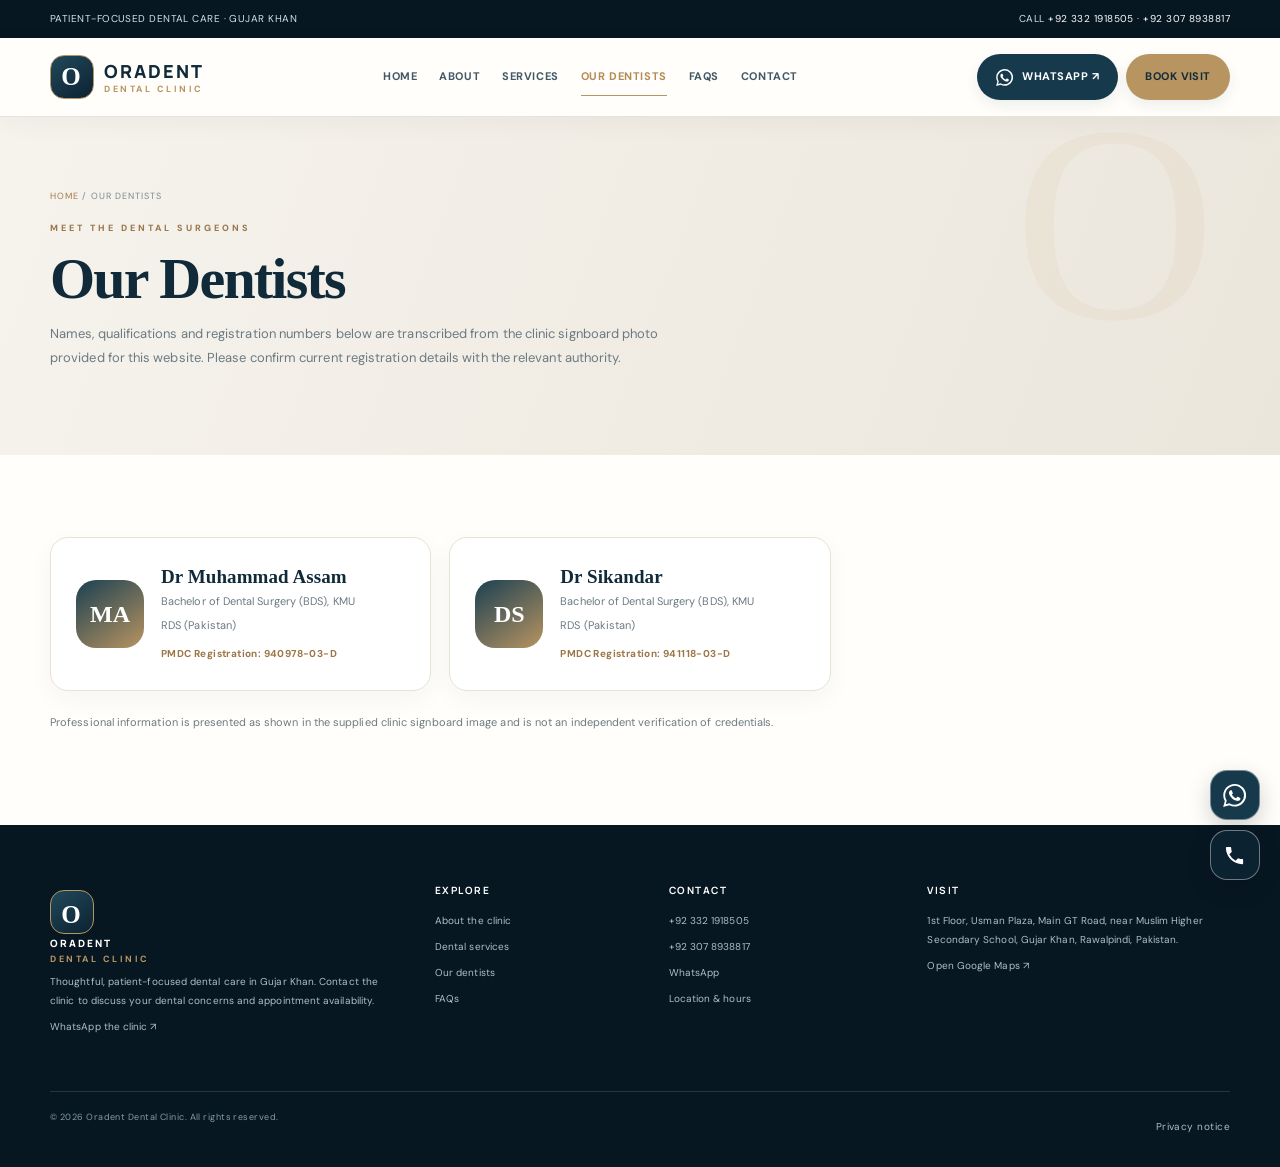
<file: doctors.html>
<!doctype html><html lang="en"><head><meta charset="utf-8"><meta name="viewport" content="width=device-width,initial-scale=1"><title>Our Dentists | Oradent Dental Clinic Gujar Khan</title><meta name="description" content="Meet the dental surgeons named on the Oradent Dental Clinic signboard in Gujar Khan."><meta name="theme-color" content="#102536"><link rel="canonical" href="https://oradent-clinic-site.vercel.app/doctors.html"><meta property="og:type" content="website"><meta property="og:site_name" content="Oradent Dental Clinic"><meta property="og:title" content="Our Dentists | Oradent Dental Clinic Gujar Khan"><meta property="og:description" content="Meet the dental surgeons named on the Oradent Dental Clinic signboard in Gujar Khan."><meta property="og:url" content="https://oradent-clinic-site.vercel.app/doctors.html"><meta name="twitter:card" content="summary"><meta name="twitter:title" content="Our Dentists | Oradent Dental Clinic Gujar Khan"><meta name="twitter:description" content="Meet the dental surgeons named on the Oradent Dental Clinic signboard in Gujar Khan."><link rel="icon" type="image/svg+xml" href="/favicon.svg"><link rel="stylesheet" href="/assets/style.css"><script type="application/ld+json">{"@context":"https://schema.org","@type":"Dentist","name":"Oradent Dental Clinic","telephone":"+923321918505","address":{"@type":"PostalAddress","streetAddress":"1st Floor, Usman Plaza, Main GT Road, near Muslim Higher Secondary School","addressLocality":"Gujar Khan","addressRegion":"Punjab","postalCode":"47850","addressCountry":"PK"},"url":"https://oradent-clinic-site.vercel.app/"}</script></head><body><a class="skipLink" href="#main-content">Skip to content</a><div class="topbar"><div class="wrap"><span>Patient-focused dental care · Gujar Khan</span><span>Call <a href="tel:+923321918505">+92 332 1918505</a> · <a href="tel:+923078938817">+92 307 8938817</a></span></div></div><header class="header"><div class="wrap nav"><a class="brand" href="/"><span class="brandmark">O</span><span>ORADENT<small>DENTAL CLINIC</small></span></a><button class="menuBtn" aria-label="Open navigation" aria-expanded="false"><span></span><span></span><span></span></button><nav class="navlinks"><a class="" href="/">Home</a><a class="" href="/about.html">About</a><a class="" href="/services.html">Services</a><a class="active" href="/doctors.html">Our Dentists</a><a class="" href="/faq.html">FAQs</a><a class="" href="/contact.html">Contact</a></nav><div class="navactions"><a class="btn whatsapp small" href="https://wa.me/923321918505?text=Hello%20Oradent%20Dental%20Clinic%2C%20I%20would%20like%20to%20enquire." target="_blank" rel="noopener">WhatsApp ↗</a><a class="btn gold small" href="/appointment.html">Book Visit</a></div></div></header>
<main id="main-content"><section class="pageHero"><div class="wrap"><div class="breadcrumbs"><a href="/">Home</a> / Our Dentists</div><div class="eyebrow">Meet the dental surgeons</div><h1>Our Dentists</h1><p>Names, qualifications and registration numbers below are transcribed from the clinic signboard photo provided for this website. Please confirm current registration details with the relevant authority.</p></div></section><section class="section"><div class="wrap"><div class="cards"><article class="dentistCard"><div class="dentistAvatar">MA</div><div><h3>Dr Muhammad Assam</h3><p>Bachelor of Dental Surgery (BDS), KMU</p><p>RDS (Pakistan)</p><span class="credential">PMDC Registration: 940978-03-D</span></div></article><article class="dentistCard"><div class="dentistAvatar">DS</div><div><h3>Dr Sikandar</h3><p>Bachelor of Dental Surgery (BDS), KMU</p><p>RDS (Pakistan)</p><span class="credential">PMDC Registration: 941118-03-D</span></div></article></div><p class="formNote" style="margin-top:22px">Professional information is presented as shown in the supplied clinic signboard image and is not an independent verification of credentials.</p></div></section></main><footer class="footer"><div class="wrap"><div class="footerGrid"><div><a class="brand" href="/" style="color:white"><span class="brandmark">O</span><span>ORADENT<small>DENTAL CLINIC</small></span></a><p>Thoughtful, patient-focused dental care in Gujar Khan. Contact the clinic to discuss your dental concerns and appointment availability.</p><a href="https://wa.me/923321918505?text=Hello%20Oradent%20Dental%20Clinic%2C%20I%20would%20like%20to%20enquire." target="_blank" rel="noopener">WhatsApp the clinic ↗</a></div><div><h4>Explore</h4><a href="/about.html">About the clinic</a><a href="/services.html">Dental services</a><a href="/doctors.html">Our dentists</a><a href="/faq.html">FAQs</a></div><div><h4>Contact</h4><a href="tel:+923321918505">+92 332 1918505</a><a href="tel:+923078938817">+92 307 8938817</a><a href="https://wa.me/923321918505?text=Hello%20Oradent%20Dental%20Clinic%2C%20I%20would%20like%20to%20enquire." target="_blank" rel="noopener">WhatsApp</a><a href="/contact.html">Location & hours</a></div><div><h4>Visit</h4><p>1st Floor, Usman Plaza, Main GT Road, near Muslim Higher Secondary School, Gujar Khan, Rawalpindi, Pakistan.</p><a href="https://maps.app.goo.gl/mqdsxvssHX6BZxFB8" target="_blank" rel="noopener">Open Google Maps ↗</a></div></div><div class="footerBottom"><span>© <span data-year>2026</span> Oradent Dental Clinic. All rights reserved.</span><a href="/privacy.html">Privacy notice</a></div></div></footer><div class="floating"><a class="floatBtn floatWa" href="https://wa.me/923321918505?text=Hello%20Oradent%20Dental%20Clinic%2C%20I%20would%20like%20to%20enquire." target="_blank" rel="noopener" aria-label="WhatsApp Oradent">◉</a><a class="floatBtn floatCall" href="tel:+923321918505" aria-label="Call Oradent">☎</a></div><script src="/assets/site.js" defer></script></body></html>
</file>
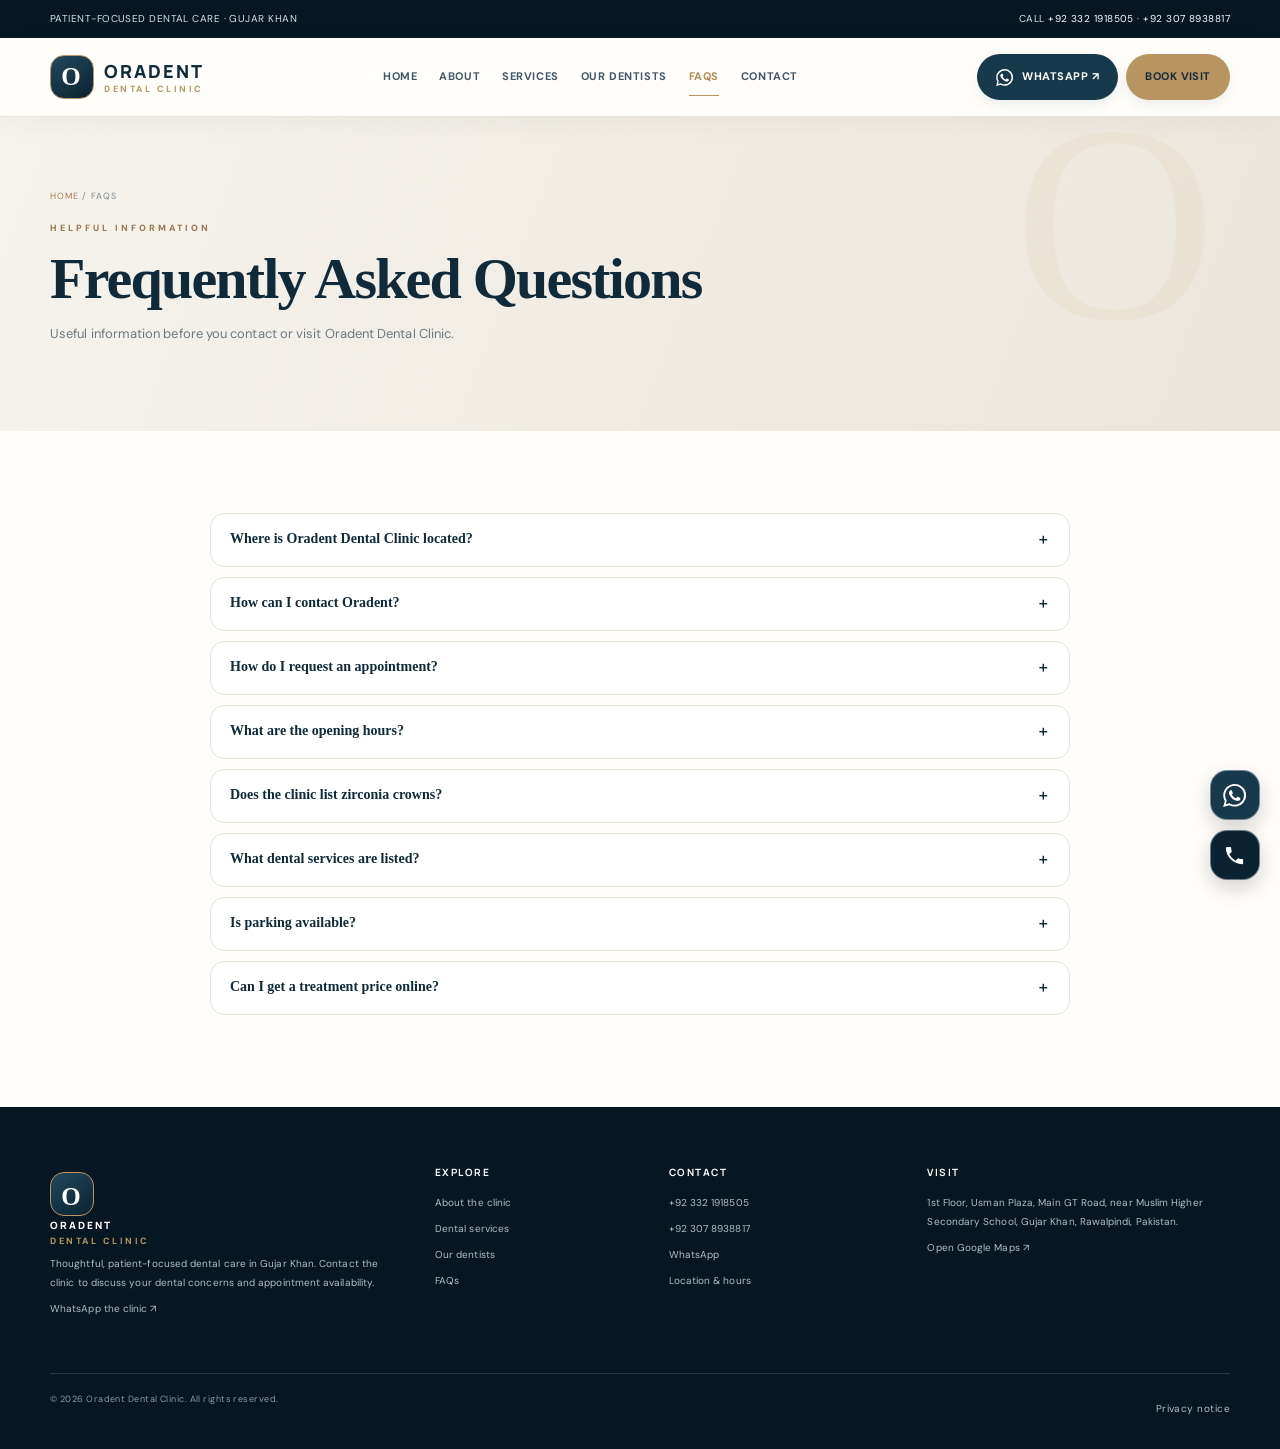
<file: faq.html>
<!doctype html><html lang="en"><head><meta charset="utf-8"><meta name="viewport" content="width=device-width,initial-scale=1"><title>FAQs | Oradent Dental Clinic Gujar Khan</title><meta name="description" content="Answers about Oradent Dental Clinic location, contact, listed services, appointments and opening hours."><meta name="theme-color" content="#102536"><link rel="canonical" href="https://oradent-clinic-site.vercel.app/faq.html"><meta property="og:type" content="website"><meta property="og:site_name" content="Oradent Dental Clinic"><meta property="og:title" content="FAQs | Oradent Dental Clinic Gujar Khan"><meta property="og:description" content="Answers about Oradent Dental Clinic location, contact, listed services, appointments and opening hours."><meta property="og:url" content="https://oradent-clinic-site.vercel.app/faq.html"><meta name="twitter:card" content="summary"><meta name="twitter:title" content="FAQs | Oradent Dental Clinic Gujar Khan"><meta name="twitter:description" content="Answers about Oradent Dental Clinic location, contact, listed services, appointments and opening hours."><link rel="icon" type="image/svg+xml" href="/favicon.svg"><link rel="stylesheet" href="/assets/style.css"><script type="application/ld+json">{"@context":"https://schema.org","@type":"Dentist","name":"Oradent Dental Clinic","telephone":"+923321918505","address":{"@type":"PostalAddress","streetAddress":"1st Floor, Usman Plaza, Main GT Road, near Muslim Higher Secondary School","addressLocality":"Gujar Khan","addressRegion":"Punjab","postalCode":"47850","addressCountry":"PK"},"url":"https://oradent-clinic-site.vercel.app/"}</script></head><body><a class="skipLink" href="#main-content">Skip to content</a><div class="topbar"><div class="wrap"><span>Patient-focused dental care · Gujar Khan</span><span>Call <a href="tel:+923321918505">+92 332 1918505</a> · <a href="tel:+923078938817">+92 307 8938817</a></span></div></div><header class="header"><div class="wrap nav"><a class="brand" href="/"><span class="brandmark">O</span><span>ORADENT<small>DENTAL CLINIC</small></span></a><button class="menuBtn" aria-label="Open navigation" aria-expanded="false"><span></span><span></span><span></span></button><nav class="navlinks"><a class="" href="/">Home</a><a class="" href="/about.html">About</a><a class="" href="/services.html">Services</a><a class="" href="/doctors.html">Our Dentists</a><a class="active" href="/faq.html">FAQs</a><a class="" href="/contact.html">Contact</a></nav><div class="navactions"><a class="btn whatsapp small" href="https://wa.me/923321918505?text=Hello%20Oradent%20Dental%20Clinic%2C%20I%20would%20like%20to%20enquire." target="_blank" rel="noopener">WhatsApp ↗</a><a class="btn gold small" href="/appointment.html">Book Visit</a></div></div></header>
<main id="main-content"><section class="pageHero"><div class="wrap"><div class="breadcrumbs"><a href="/">Home</a> / FAQs</div><div class="eyebrow">Helpful information</div><h1>Frequently Asked Questions</h1><p>Useful information before you contact or visit Oradent Dental Clinic.</p></div></section><section class="section"><div class="wrap"><div class="faqList"><div class="faqItem"><button class="faqQ">Where is Oradent Dental Clinic located? <span>＋</span></button><div class="faqA">1st Floor, Usman Plaza, Main GT Road, near Muslim Higher Secondary School, Gujar Khan, Rawalpindi, Pakistan.</div></div><div class="faqItem"><button class="faqQ">How can I contact Oradent? <span>＋</span></button><div class="faqA">Call +92 332 1918505 or +92 307 8938817. You can also use the WhatsApp buttons on this website.</div></div><div class="faqItem"><button class="faqQ">How do I request an appointment? <span>＋</span></button><div class="faqA">Send an appointment enquiry through WhatsApp or call the clinic. The team can confirm availability directly.</div></div><div class="faqItem"><button class="faqQ">What are the opening hours? <span>＋</span></button><div class="faqA">Monday: 9:00 AM – 6:30 PM<br>Tuesday: 9:00 AM – 6:30 PM<br>Wednesday: 9:00 AM – 6:30 PM<br>Thursday: 9:00 AM – 6:30 PM<br>Friday: 9:00 AM – 6:30 PM<br>Saturday: 9:00 AM – 6:30 PM<br>Sunday: Not listed.</div></div><div class="faqItem"><button class="faqQ">Does the clinic list zirconia crowns? <span>＋</span></button><div class="faqA">Yes. Zirconia dental crowns are among the listed restorative categories. Contact the clinic to confirm current availability and suitability.</div></div><div class="faqItem"><button class="faqQ">What dental services are listed? <span>＋</span></button><div class="faqA">The clinic signboard lists oral exams and X-rays, cleaning and fluoride, tooth-coloured fillings, crowns and bridges, root canal therapy, whitening and veneers, simple and surgical extractions, dentures and partials, braces and clear aligners.</div></div><div class="faqItem"><button class="faqQ">Is parking available? <span>＋</span></button><div class="faqA">Parking arrangements have not been confirmed. Please contact the clinic before visiting if you need parking information.</div></div><div class="faqItem"><button class="faqQ">Can I get a treatment price online? <span>＋</span></button><div class="faqA">No treatment prices have been provided for this website. Contact the clinic for current consultation and treatment charges.</div></div></div></div></section></main><footer class="footer"><div class="wrap"><div class="footerGrid"><div><a class="brand" href="/" style="color:white"><span class="brandmark">O</span><span>ORADENT<small>DENTAL CLINIC</small></span></a><p>Thoughtful, patient-focused dental care in Gujar Khan. Contact the clinic to discuss your dental concerns and appointment availability.</p><a href="https://wa.me/923321918505?text=Hello%20Oradent%20Dental%20Clinic%2C%20I%20would%20like%20to%20enquire." target="_blank" rel="noopener">WhatsApp the clinic ↗</a></div><div><h4>Explore</h4><a href="/about.html">About the clinic</a><a href="/services.html">Dental services</a><a href="/doctors.html">Our dentists</a><a href="/faq.html">FAQs</a></div><div><h4>Contact</h4><a href="tel:+923321918505">+92 332 1918505</a><a href="tel:+923078938817">+92 307 8938817</a><a href="https://wa.me/923321918505?text=Hello%20Oradent%20Dental%20Clinic%2C%20I%20would%20like%20to%20enquire." target="_blank" rel="noopener">WhatsApp</a><a href="/contact.html">Location & hours</a></div><div><h4>Visit</h4><p>1st Floor, Usman Plaza, Main GT Road, near Muslim Higher Secondary School, Gujar Khan, Rawalpindi, Pakistan.</p><a href="https://maps.app.goo.gl/mqdsxvssHX6BZxFB8" target="_blank" rel="noopener">Open Google Maps ↗</a></div></div><div class="footerBottom"><span>© <span data-year>2026</span> Oradent Dental Clinic. All rights reserved.</span><a href="/privacy.html">Privacy notice</a></div></div></footer><div class="floating"><a class="floatBtn floatWa" href="https://wa.me/923321918505?text=Hello%20Oradent%20Dental%20Clinic%2C%20I%20would%20like%20to%20enquire." target="_blank" rel="noopener" aria-label="WhatsApp Oradent">◉</a><a class="floatBtn floatCall" href="tel:+923321918505" aria-label="Call Oradent">☎</a></div><script src="/assets/site.js" defer></script></body></html>
</file>
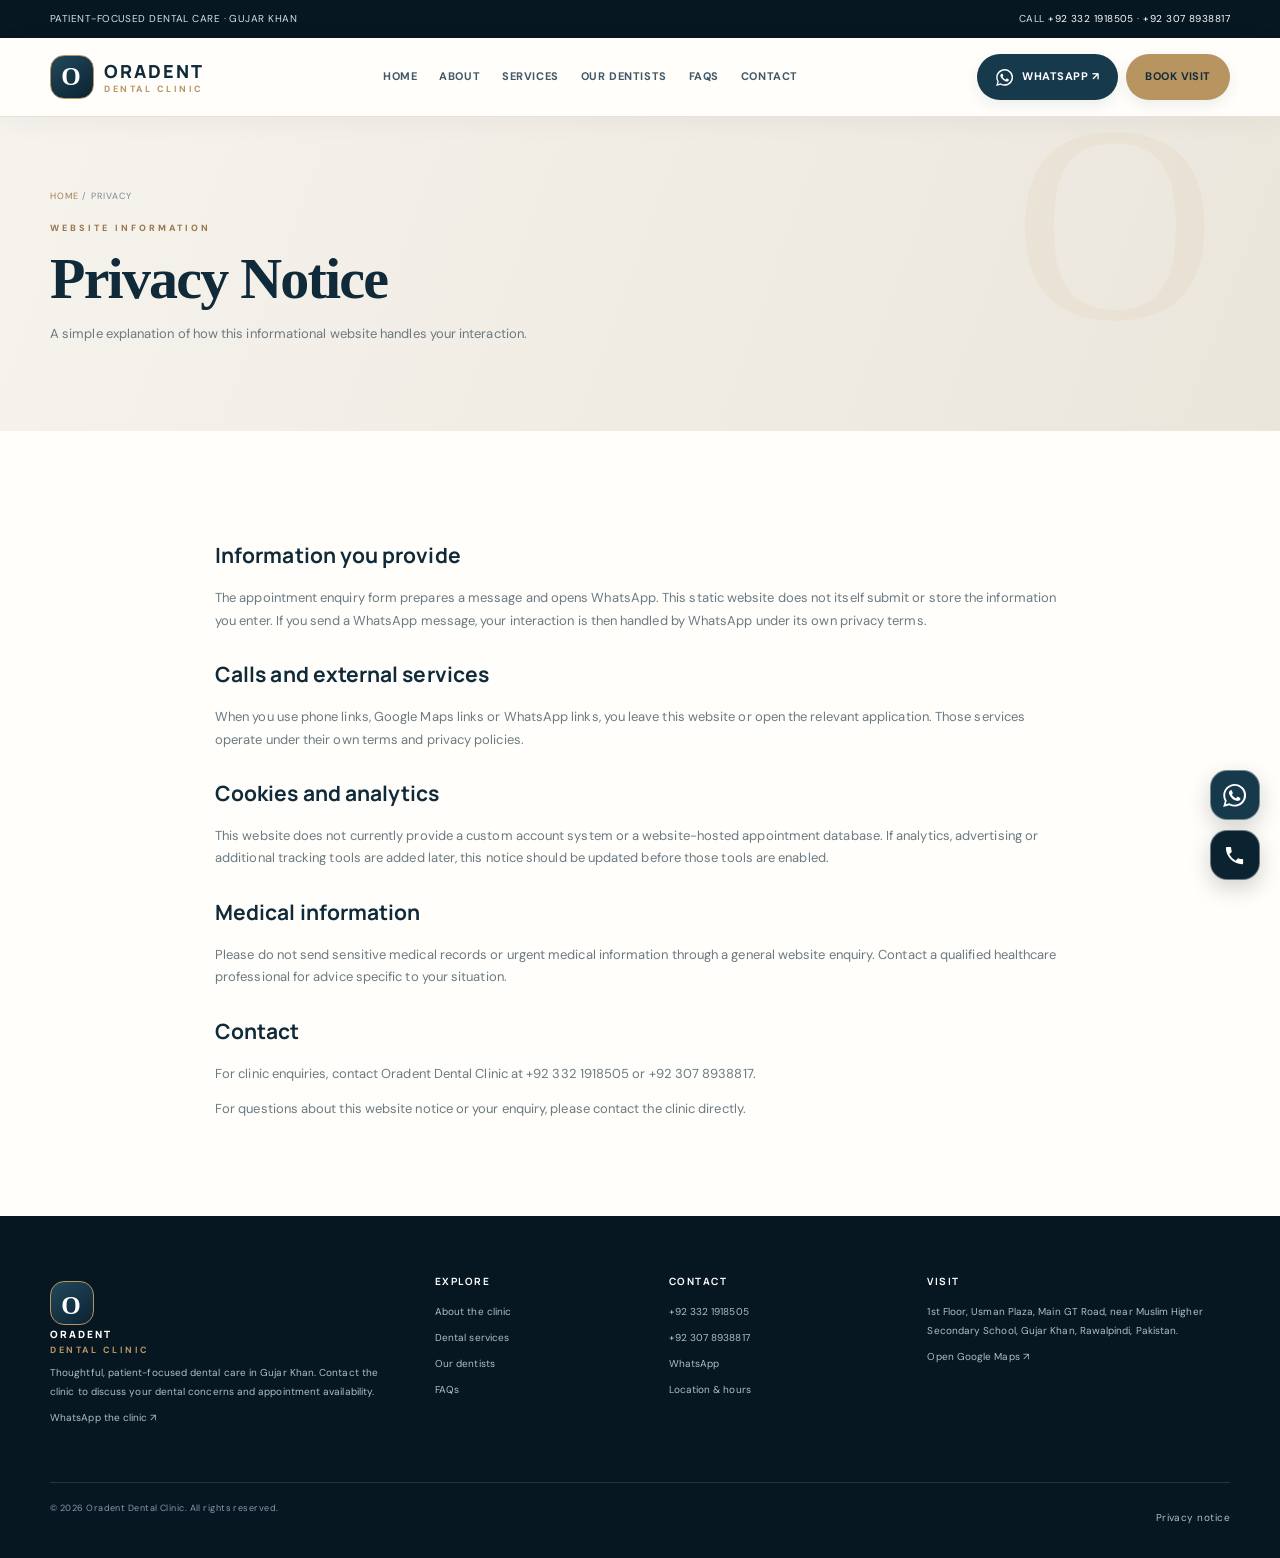
<file: privacy.html>
<!doctype html><html lang="en"><head><meta charset="utf-8"><meta name="viewport" content="width=device-width,initial-scale=1"><title>Privacy Notice | Oradent Dental Clinic</title><meta name="description" content="Privacy notice for the Oradent Dental Clinic website."><meta name="theme-color" content="#102536"><link rel="canonical" href="https://oradent-clinic-site.vercel.app/privacy.html"><meta property="og:type" content="website"><meta property="og:site_name" content="Oradent Dental Clinic"><meta property="og:title" content="Privacy Notice | Oradent Dental Clinic"><meta property="og:description" content="Privacy notice for the Oradent Dental Clinic website."><meta property="og:url" content="https://oradent-clinic-site.vercel.app/privacy.html"><meta name="twitter:card" content="summary"><meta name="twitter:title" content="Privacy Notice | Oradent Dental Clinic"><meta name="twitter:description" content="Privacy notice for the Oradent Dental Clinic website."><link rel="icon" type="image/svg+xml" href="/favicon.svg"><link rel="stylesheet" href="/assets/style.css"><script type="application/ld+json">{"@context":"https://schema.org","@type":"Dentist","name":"Oradent Dental Clinic","telephone":"+923321918505","address":{"@type":"PostalAddress","streetAddress":"1st Floor, Usman Plaza, Main GT Road, near Muslim Higher Secondary School","addressLocality":"Gujar Khan","addressRegion":"Punjab","postalCode":"47850","addressCountry":"PK"},"url":"https://oradent-clinic-site.vercel.app/"}</script></head><body><a class="skipLink" href="#main-content">Skip to content</a><div class="topbar"><div class="wrap"><span>Patient-focused dental care · Gujar Khan</span><span>Call <a href="tel:+923321918505">+92 332 1918505</a> · <a href="tel:+923078938817">+92 307 8938817</a></span></div></div><header class="header"><div class="wrap nav"><a class="brand" href="/"><span class="brandmark">O</span><span>ORADENT<small>DENTAL CLINIC</small></span></a><button class="menuBtn" aria-label="Open navigation" aria-expanded="false"><span></span><span></span><span></span></button><nav class="navlinks"><a class="" href="/">Home</a><a class="" href="/about.html">About</a><a class="" href="/services.html">Services</a><a class="" href="/doctors.html">Our Dentists</a><a class="" href="/faq.html">FAQs</a><a class="" href="/contact.html">Contact</a></nav><div class="navactions"><a class="btn whatsapp small" href="https://wa.me/923321918505?text=Hello%20Oradent%20Dental%20Clinic%2C%20I%20would%20like%20to%20enquire." target="_blank" rel="noopener">WhatsApp ↗</a><a class="btn gold small" href="/appointment.html">Book Visit</a></div></div></header>
<main id="main-content"><section class="pageHero"><div class="wrap"><div class="breadcrumbs"><a href="/">Home</a> / Privacy</div><div class="eyebrow">Website information</div><h1>Privacy Notice</h1><p>A simple explanation of how this informational website handles your interaction.</p></div></section><section class="section"><div class="wrap legal"><h2>Information you provide</h2><p>The appointment enquiry form prepares a message and opens WhatsApp. This static website does not itself submit or store the information you enter. If you send a WhatsApp message, your interaction is then handled by WhatsApp under its own privacy terms.</p><h2>Calls and external services</h2><p>When you use phone links, Google Maps links or WhatsApp links, you leave this website or open the relevant application. Those services operate under their own terms and privacy policies.</p><h2>Cookies and analytics</h2><p>This website does not currently provide a custom account system or a website-hosted appointment database. If analytics, advertising or additional tracking tools are added later, this notice should be updated before those tools are enabled.</p><h2>Medical information</h2><p>Please do not send sensitive medical records or urgent medical information through a general website enquiry. Contact a qualified healthcare professional for advice specific to your situation.</p><h2>Contact</h2><p>For clinic enquiries, contact Oradent Dental Clinic at +92 332 1918505 or +92 307 8938817.</p><p class="formNote">For questions about this website notice or your enquiry, please contact the clinic directly.</p></div></section></main><footer class="footer"><div class="wrap"><div class="footerGrid"><div><a class="brand" href="/" style="color:white"><span class="brandmark">O</span><span>ORADENT<small>DENTAL CLINIC</small></span></a><p>Thoughtful, patient-focused dental care in Gujar Khan. Contact the clinic to discuss your dental concerns and appointment availability.</p><a href="https://wa.me/923321918505?text=Hello%20Oradent%20Dental%20Clinic%2C%20I%20would%20like%20to%20enquire." target="_blank" rel="noopener">WhatsApp the clinic ↗</a></div><div><h4>Explore</h4><a href="/about.html">About the clinic</a><a href="/services.html">Dental services</a><a href="/doctors.html">Our dentists</a><a href="/faq.html">FAQs</a></div><div><h4>Contact</h4><a href="tel:+923321918505">+92 332 1918505</a><a href="tel:+923078938817">+92 307 8938817</a><a href="https://wa.me/923321918505?text=Hello%20Oradent%20Dental%20Clinic%2C%20I%20would%20like%20to%20enquire." target="_blank" rel="noopener">WhatsApp</a><a href="/contact.html">Location & hours</a></div><div><h4>Visit</h4><p>1st Floor, Usman Plaza, Main GT Road, near Muslim Higher Secondary School, Gujar Khan, Rawalpindi, Pakistan.</p><a href="https://maps.app.goo.gl/mqdsxvssHX6BZxFB8" target="_blank" rel="noopener">Open Google Maps ↗</a></div></div><div class="footerBottom"><span>© <span data-year>2026</span> Oradent Dental Clinic. All rights reserved.</span><a href="/privacy.html">Privacy notice</a></div></div></footer><div class="floating"><a class="floatBtn floatWa" href="https://wa.me/923321918505?text=Hello%20Oradent%20Dental%20Clinic%2C%20I%20would%20like%20to%20enquire." target="_blank" rel="noopener" aria-label="WhatsApp Oradent">◉</a><a class="floatBtn floatCall" href="tel:+923321918505" aria-label="Call Oradent">☎</a></div><script src="/assets/site.js" defer></script></body></html>
</file>
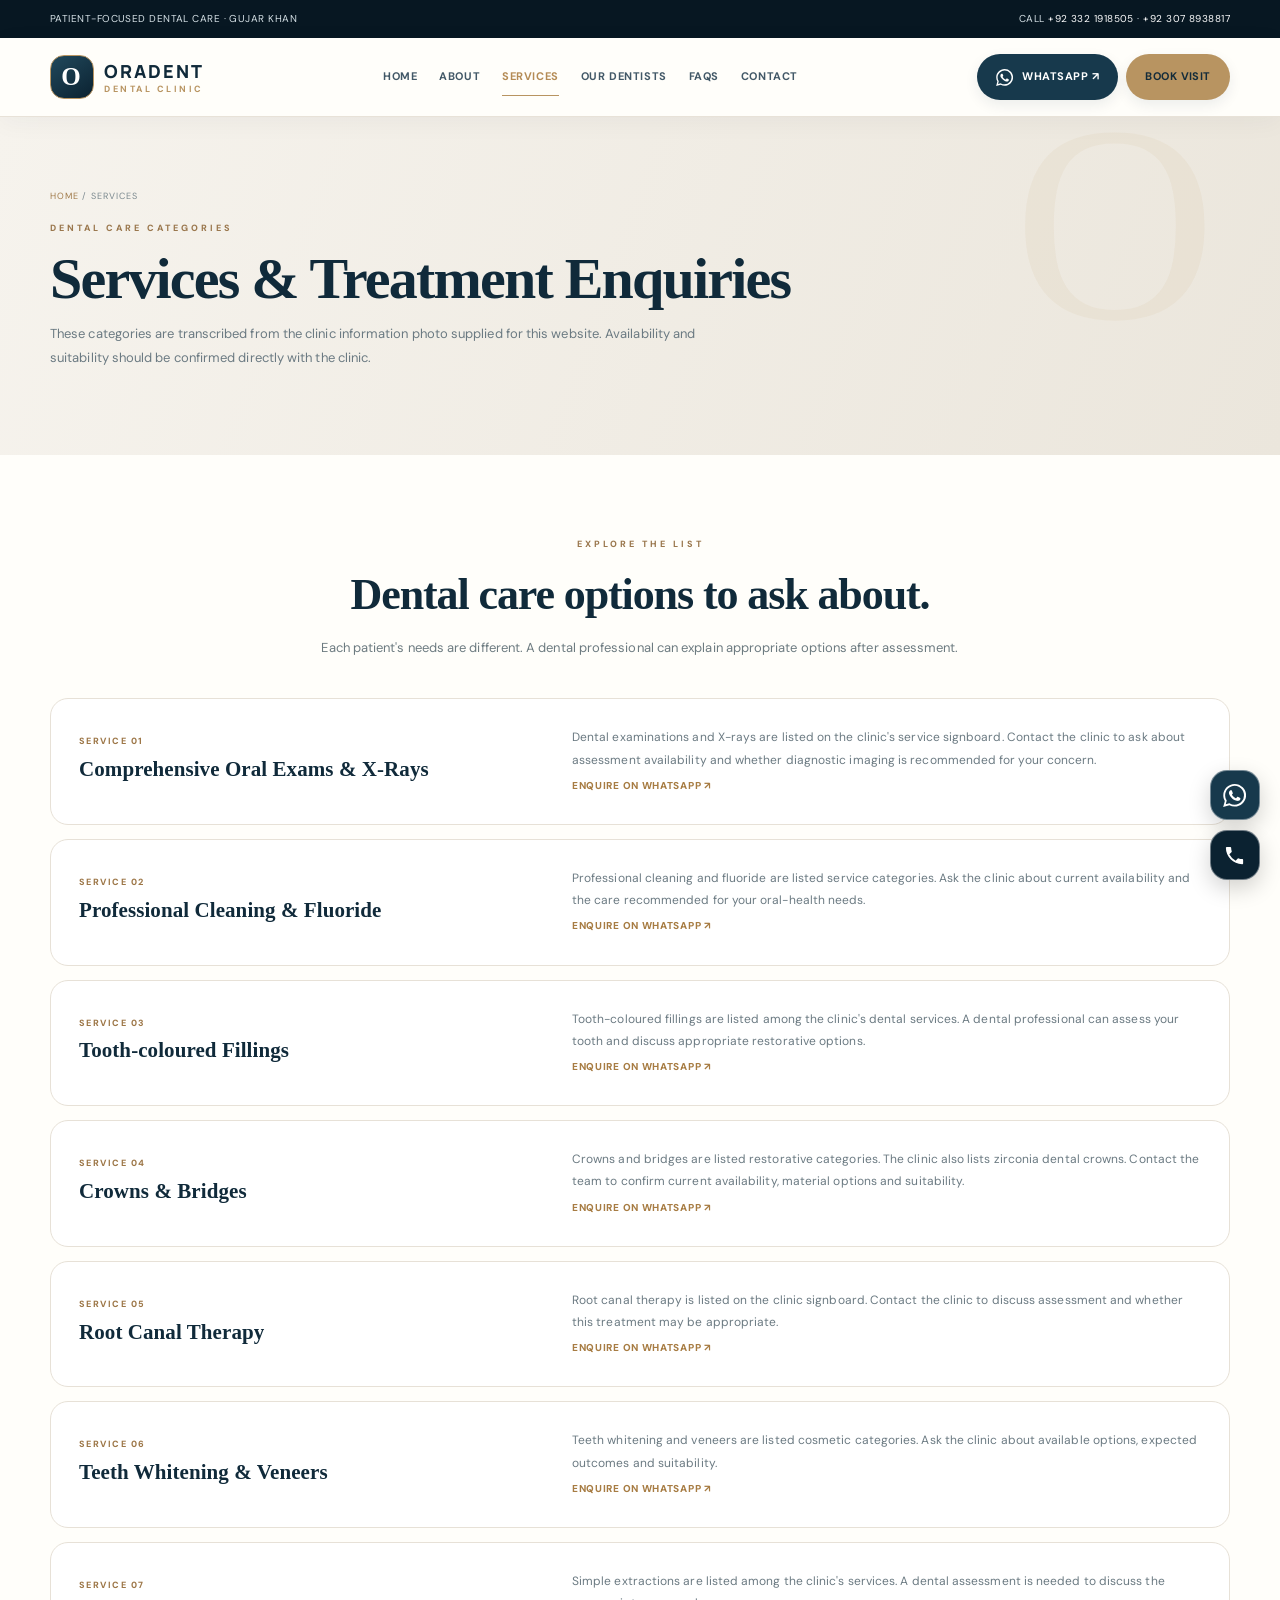
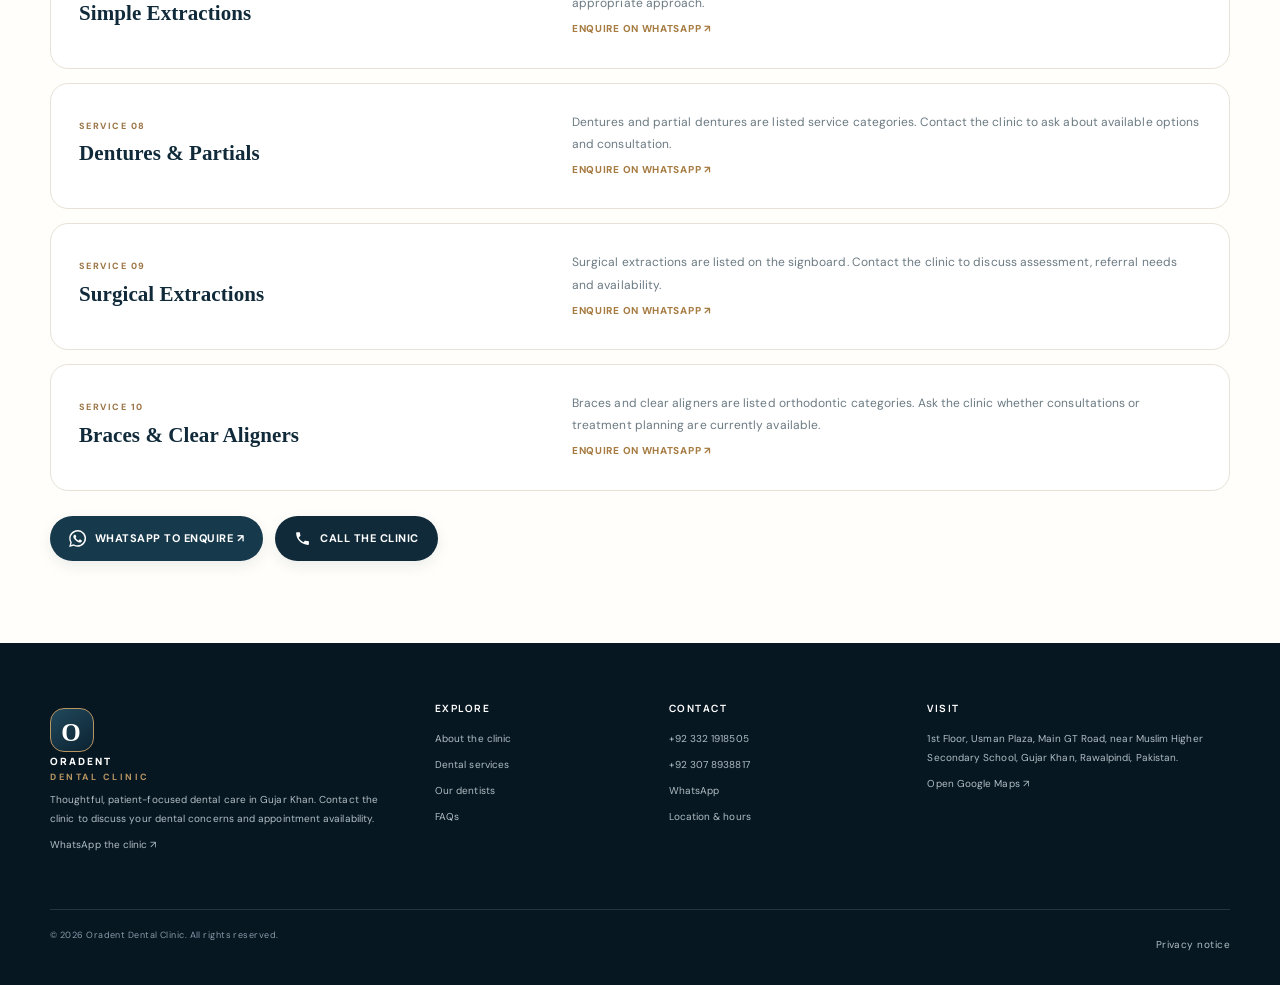
<file: services.html>
<!doctype html><html lang="en"><head><meta charset="utf-8"><meta name="viewport" content="width=device-width,initial-scale=1"><title>Dental Services | Oradent Dental Clinic Gujar Khan</title><meta name="description" content="Explore dental service categories listed by Oradent Dental Clinic in Gujar Khan. Contact the clinic to confirm availability."><meta name="theme-color" content="#102536"><link rel="canonical" href="https://oradent-clinic-site.vercel.app/services.html"><meta property="og:type" content="website"><meta property="og:site_name" content="Oradent Dental Clinic"><meta property="og:title" content="Dental Services | Oradent Dental Clinic Gujar Khan"><meta property="og:description" content="Explore dental service categories listed by Oradent Dental Clinic in Gujar Khan. Contact the clinic to confirm availability."><meta property="og:url" content="https://oradent-clinic-site.vercel.app/services.html"><meta name="twitter:card" content="summary"><meta name="twitter:title" content="Dental Services | Oradent Dental Clinic Gujar Khan"><meta name="twitter:description" content="Explore dental service categories listed by Oradent Dental Clinic in Gujar Khan. Contact the clinic to confirm availability."><link rel="icon" type="image/svg+xml" href="/favicon.svg"><link rel="stylesheet" href="/assets/style.css"><script type="application/ld+json">{"@context":"https://schema.org","@type":"Dentist","name":"Oradent Dental Clinic","telephone":"+923321918505","address":{"@type":"PostalAddress","streetAddress":"1st Floor, Usman Plaza, Main GT Road, near Muslim Higher Secondary School","addressLocality":"Gujar Khan","addressRegion":"Punjab","postalCode":"47850","addressCountry":"PK"},"url":"https://oradent-clinic-site.vercel.app/"}</script></head><body><a class="skipLink" href="#main-content">Skip to content</a><div class="topbar"><div class="wrap"><span>Patient-focused dental care · Gujar Khan</span><span>Call <a href="tel:+923321918505">+92 332 1918505</a> · <a href="tel:+923078938817">+92 307 8938817</a></span></div></div><header class="header"><div class="wrap nav"><a class="brand" href="/"><span class="brandmark">O</span><span>ORADENT<small>DENTAL CLINIC</small></span></a><button class="menuBtn" aria-label="Open navigation" aria-expanded="false"><span></span><span></span><span></span></button><nav class="navlinks"><a class="" href="/">Home</a><a class="" href="/about.html">About</a><a class="active" href="/services.html">Services</a><a class="" href="/doctors.html">Our Dentists</a><a class="" href="/faq.html">FAQs</a><a class="" href="/contact.html">Contact</a></nav><div class="navactions"><a class="btn whatsapp small" href="https://wa.me/923321918505?text=Hello%20Oradent%20Dental%20Clinic%2C%20I%20would%20like%20to%20enquire." target="_blank" rel="noopener">WhatsApp ↗</a><a class="btn gold small" href="/appointment.html">Book Visit</a></div></div></header>
<main id="main-content"><section class="pageHero"><div class="wrap"><div class="breadcrumbs"><a href="/">Home</a> / Services</div><div class="eyebrow">Dental care categories</div><h1>Services & Treatment Enquiries</h1><p>These categories are transcribed from the clinic information photo supplied for this website. Availability and suitability should be confirmed directly with the clinic.</p></div></section><section class="section"><div class="wrap"><div class="sectionHead"><div class="eyebrow">Explore the list</div><h2>Dental care options to ask about.</h2><p>Each patient's needs are different. A dental professional can explain appropriate options after assessment.</p></div><article class="serviceDetail"><div><span class="tag">Service 01</span><h3>Comprehensive Oral Exams & X-Rays</h3></div><div><p>Dental examinations and X-rays are listed on the clinic's service signboard. Contact the clinic to ask about assessment availability and whether diagnostic imaging is recommended for your concern.</p><a class="more" href="https://wa.me/923321918505?text=Hello%20Oradent%20Dental%20Clinic%2C%20I%20would%20like%20to%20enquire." target="_blank" rel="noopener">ENQUIRE ON WHATSAPP ↗</a></div></article><article class="serviceDetail"><div><span class="tag">Service 02</span><h3>Professional Cleaning & Fluoride</h3></div><div><p>Professional cleaning and fluoride are listed service categories. Ask the clinic about current availability and the care recommended for your oral-health needs.</p><a class="more" href="https://wa.me/923321918505?text=Hello%20Oradent%20Dental%20Clinic%2C%20I%20would%20like%20to%20enquire." target="_blank" rel="noopener">ENQUIRE ON WHATSAPP ↗</a></div></article><article class="serviceDetail"><div><span class="tag">Service 03</span><h3>Tooth-coloured Fillings</h3></div><div><p>Tooth-coloured fillings are listed among the clinic's dental services. A dental professional can assess your tooth and discuss appropriate restorative options.</p><a class="more" href="https://wa.me/923321918505?text=Hello%20Oradent%20Dental%20Clinic%2C%20I%20would%20like%20to%20enquire." target="_blank" rel="noopener">ENQUIRE ON WHATSAPP ↗</a></div></article><article class="serviceDetail"><div><span class="tag">Service 04</span><h3>Crowns & Bridges</h3></div><div><p>Crowns and bridges are listed restorative categories. The clinic also lists zirconia dental crowns. Contact the team to confirm current availability, material options and suitability.</p><a class="more" href="https://wa.me/923321918505?text=Hello%20Oradent%20Dental%20Clinic%2C%20I%20would%20like%20to%20enquire." target="_blank" rel="noopener">ENQUIRE ON WHATSAPP ↗</a></div></article><article class="serviceDetail"><div><span class="tag">Service 05</span><h3>Root Canal Therapy</h3></div><div><p>Root canal therapy is listed on the clinic signboard. Contact the clinic to discuss assessment and whether this treatment may be appropriate.</p><a class="more" href="https://wa.me/923321918505?text=Hello%20Oradent%20Dental%20Clinic%2C%20I%20would%20like%20to%20enquire." target="_blank" rel="noopener">ENQUIRE ON WHATSAPP ↗</a></div></article><article class="serviceDetail"><div><span class="tag">Service 06</span><h3>Teeth Whitening & Veneers</h3></div><div><p>Teeth whitening and veneers are listed cosmetic categories. Ask the clinic about available options, expected outcomes and suitability.</p><a class="more" href="https://wa.me/923321918505?text=Hello%20Oradent%20Dental%20Clinic%2C%20I%20would%20like%20to%20enquire." target="_blank" rel="noopener">ENQUIRE ON WHATSAPP ↗</a></div></article><article class="serviceDetail"><div><span class="tag">Service 07</span><h3>Simple Extractions</h3></div><div><p>Simple extractions are listed among the clinic's services. A dental assessment is needed to discuss the appropriate approach.</p><a class="more" href="https://wa.me/923321918505?text=Hello%20Oradent%20Dental%20Clinic%2C%20I%20would%20like%20to%20enquire." target="_blank" rel="noopener">ENQUIRE ON WHATSAPP ↗</a></div></article><article class="serviceDetail"><div><span class="tag">Service 08</span><h3>Dentures & Partials</h3></div><div><p>Dentures and partial dentures are listed service categories. Contact the clinic to ask about available options and consultation.</p><a class="more" href="https://wa.me/923321918505?text=Hello%20Oradent%20Dental%20Clinic%2C%20I%20would%20like%20to%20enquire." target="_blank" rel="noopener">ENQUIRE ON WHATSAPP ↗</a></div></article><article class="serviceDetail"><div><span class="tag">Service 09</span><h3>Surgical Extractions</h3></div><div><p>Surgical extractions are listed on the signboard. Contact the clinic to discuss assessment, referral needs and availability.</p><a class="more" href="https://wa.me/923321918505?text=Hello%20Oradent%20Dental%20Clinic%2C%20I%20would%20like%20to%20enquire." target="_blank" rel="noopener">ENQUIRE ON WHATSAPP ↗</a></div></article><article class="serviceDetail"><div><span class="tag">Service 10</span><h3>Braces & Clear Aligners</h3></div><div><p>Braces and clear aligners are listed orthodontic categories. Ask the clinic whether consultations or treatment planning are currently available.</p><a class="more" href="https://wa.me/923321918505?text=Hello%20Oradent%20Dental%20Clinic%2C%20I%20would%20like%20to%20enquire." target="_blank" rel="noopener">ENQUIRE ON WHATSAPP ↗</a></div></article><div class="actions"><a class="btn whatsapp" href="https://wa.me/923321918505?text=Hello%20Oradent%20Dental%20Clinic%2C%20I%20would%20like%20to%20enquire." target="_blank" rel="noopener">WhatsApp to Enquire ↗</a><a class="btn" href="tel:+923321918505">Call the Clinic</a></div></div></section></main><footer class="footer"><div class="wrap"><div class="footerGrid"><div><a class="brand" href="/" style="color:white"><span class="brandmark">O</span><span>ORADENT<small>DENTAL CLINIC</small></span></a><p>Thoughtful, patient-focused dental care in Gujar Khan. Contact the clinic to discuss your dental concerns and appointment availability.</p><a href="https://wa.me/923321918505?text=Hello%20Oradent%20Dental%20Clinic%2C%20I%20would%20like%20to%20enquire." target="_blank" rel="noopener">WhatsApp the clinic ↗</a></div><div><h4>Explore</h4><a href="/about.html">About the clinic</a><a href="/services.html">Dental services</a><a href="/doctors.html">Our dentists</a><a href="/faq.html">FAQs</a></div><div><h4>Contact</h4><a href="tel:+923321918505">+92 332 1918505</a><a href="tel:+923078938817">+92 307 8938817</a><a href="https://wa.me/923321918505?text=Hello%20Oradent%20Dental%20Clinic%2C%20I%20would%20like%20to%20enquire." target="_blank" rel="noopener">WhatsApp</a><a href="/contact.html">Location & hours</a></div><div><h4>Visit</h4><p>1st Floor, Usman Plaza, Main GT Road, near Muslim Higher Secondary School, Gujar Khan, Rawalpindi, Pakistan.</p><a href="https://maps.app.goo.gl/mqdsxvssHX6BZxFB8" target="_blank" rel="noopener">Open Google Maps ↗</a></div></div><div class="footerBottom"><span>© <span data-year>2026</span> Oradent Dental Clinic. All rights reserved.</span><a href="/privacy.html">Privacy notice</a></div></div></footer><div class="floating"><a class="floatBtn floatWa" href="https://wa.me/923321918505?text=Hello%20Oradent%20Dental%20Clinic%2C%20I%20would%20like%20to%20enquire." target="_blank" rel="noopener" aria-label="WhatsApp Oradent">◉</a><a class="floatBtn floatCall" href="tel:+923321918505" aria-label="Call Oradent">☎</a></div><script src="/assets/site.js" defer></script></body></html>
</file>
<file: assets/style.css>
@import url('https://fonts.googleapis.com/css2?family=DM+Sans:wght@400;500;600;700&family=Manrope:wght@500;600;700;800&display=swap');
:root{--navy:#102536;--navy2:#193b4e;--gold:#c6a16b;--cream:#f6f3ed;--paper:#fffefa;--ink:#1d303d;--muted:#687984;--line:#e7e0d5;--green:#c8b99f}*{box-sizing:border-box}html{scroll-behavior:smooth}body{margin:0;color:var(--ink);font:15px/1.75 "DM Sans",sans-serif;background:var(--paper)}a{color:inherit;text-decoration:none}img{max-width:100%;display:block}.wrap{width:min(1160px,calc(100% - 40px));margin:auto}.topbar{background:#0a1a26;color:#d5e0e5;font-size:11px;letter-spacing:.04em}.topbar .wrap{min-height:38px;display:flex;align-items:center;justify-content:space-between;gap:15px}.topbar a{color:#fff}.header{position:sticky;top:0;z-index:30;background:#fffefaed;backdrop-filter:blur(14px);border-bottom:1px solid #10253612}.nav{height:82px;display:flex;align-items:center;justify-content:space-between;gap:24px}.brand{display:flex;align-items:center;gap:11px;color:var(--navy);font:800 18px Manrope;letter-spacing:1.6px}.brand small{display:block;color:var(--gold);font:700 9px "DM Sans";letter-spacing:2.5px}.brandmark{width:44px;height:44px;border-radius:50%;display:grid;place-items:center;color:#fff;background:linear-gradient(145deg,#24485c,#0b1d2a);font-size:23px;box-shadow:inset 0 0 0 1px #ffffff35}.navlinks{display:flex;align-items:center;gap:23px;font-size:12px;font-weight:700;color:#425867}.navlinks a:hover,.navlinks a.active{color:#b48b55}.navactions{display:flex;gap:9px;align-items:center}.btn{display:inline-flex;justify-content:center;align-items:center;gap:8px;padding:13px 19px;border:1px solid transparent;border-radius:3px;background:var(--navy);color:white;font-size:12px;font-weight:700;letter-spacing:.035em;transition:.2s;cursor:pointer}.btn:hover{background:var(--navy2);transform:translateY(-2px)}.btn.gold{background:var(--gold);color:#182c39}.btn.outline{background:transparent;color:var(--navy);border-color:#cfc6b7}.btn.whatsapp{background:#17394c;color:white}.btn.whatsapp:hover{background:#0b2231}.btn.small{padding:10px 13px}.menuBtn{display:none;background:none;border:0;font-size:26px;color:var(--navy)}.hero{background:linear-gradient(115deg,#f8f6f1,#eee9df);overflow:hidden}.heroGrid{display:grid;grid-template-columns:1.05fr .95fr;gap:65px;align-items:center;padding:86px 0}.eyebrow{font-size:10px;font-weight:800;letter-spacing:2.5px;text-transform:uppercase;color:#ae854e}.hero h1{font:800 clamp(42px,5.7vw,70px)/1.06 Manrope;letter-spacing:-3px;color:var(--navy);margin:18px 0}.hero h1 em{font-style:normal;color:#b58a50}.lead{font-size:16px;line-height:1.9;color:#62737e;max-width:550px}.actions{display:flex;gap:11px;flex-wrap:wrap;margin-top:28px}.heroVisual{height:500px;border-radius:220px 220px 4px 4px;background:radial-gradient(circle at 50% 42%,#fffefa,#d9d5c9 76%);display:grid;place-items:center;position:relative;box-shadow:0 25px 65px #122d3d20}.heroVisual:before{content:"";position:absolute;inset:20px;border:1px solid #c6a16b75;border-radius:inherit}.tooth{width:190px;height:215px;border-radius:50%;display:grid;place-items:center;background:#ffffff85;box-shadow:0 25px 60px #1c34401c}.tooth svg{width:145px}.visualKicker{position:absolute;top:32px;left:30px;font-size:10px;letter-spacing:2px;text-transform:uppercase;color:#61717a}.visualFoot{position:absolute;bottom:26px;right:22px;background:white;padding:12px 17px;border-left:3px solid var(--gold);font:700 11px Manrope;color:var(--navy);box-shadow:0 10px 28px #0001}.trustbar{background:linear-gradient(100deg,#102536,#1a4054);color:white}.trustbar .wrap{display:grid;grid-template-columns:repeat(3,1fr);padding:24px 0}.trustitem{text-align:center;border-right:1px solid #ffffff25}.trustitem:last-child{border:0}.trustitem b{display:block;font:700 13px Manrope}.trustitem span{font-size:11px;color:#b8c8d1}.section{padding:92px 0}.section.soft{background:var(--cream)}.sectionHead{text-align:center;max-width:700px;margin:0 auto 42px}.sectionHead h2,.content h2{font:800 clamp(30px,4vw,44px)/1.16 Manrope;letter-spacing:-1.5px;color:var(--navy);margin:13px 0}.sectionHead p,.content p{color:var(--muted);font-size:14px}.split{display:grid;grid-template-columns:1fr 1fr;gap:65px;align-items:center}.illustration{min-height:390px;position:relative;display:grid;place-items:center;overflow:hidden;background:linear-gradient(145deg,#eee9df,#ded8cd);border-radius:4px 100px 4px 4px}.clinicArt{width:70%;height:250px;position:relative;display:flex;align-items:flex-end;justify-content:center}.building{width:85%;height:78%;background:#fbfaf5;border:2px solid #cbbd9f;box-shadow:0 22px 45px #1d33401c;display:flex;align-items:center;flex-direction:column}.roof{position:absolute;top:0;width:92%;height:24%;background:#17394c;clip-path:polygon(50% 0,100% 100%,0 100%)}.sign{margin-top:22%;font:800 14px Manrope;letter-spacing:3px;color:#17394c}.windows{display:grid;grid-template-columns:repeat(2,40px);gap:10px;margin-top:20px}.windows i{height:36px;background:#d7d0c3;border:3px solid #d6c5a4}.door{position:absolute;bottom:0;width:34px;height:52px;background:#b8c8c3;border:3px solid #c7b590}.path{position:absolute;bottom:-10%;width:44%;height:23%;background:#d0c5b1;clip-path:polygon(30% 0,70% 0,100% 100%,0 100%)}.artNote{position:absolute;bottom:22px;left:20px;right:20px;text-align:center;font-size:11px;color:#5f707a}.checks{display:grid;grid-template-columns:1fr 1fr;gap:12px;margin-top:24px}.checks span{font-size:12px;font-weight:700}.checks span:before{content:"✓";color:#b58a50;margin-right:9px}.cards{display:grid;grid-template-columns:repeat(3,1fr);gap:16px}.card{padding:25px;background:white;border:1px solid var(--line);box-shadow:0 6px 22px #142b3907;transition:.2s}.card:hover{transform:translateY(-4px);box-shadow:0 18px 38px #102a4312;border-color:#d5c4a8}.cardIcon{width:44px;height:44px;background:#f1eee6;color:#aa814d;display:grid;place-items:center;font-size:20px;border-radius:50%}.card h3{font:700 16px Manrope;color:var(--navy);margin:17px 0 8px}.card p{font-size:12px;color:var(--muted);line-height:1.8;margin:0 0 13px}.more{font-size:11px;color:#a77c43;font-weight:800}.dentistCard{background:white;border:1px solid var(--line);padding:28px;display:flex;gap:20px;align-items:flex-start}.dentistAvatar{width:76px;height:76px;flex:none;border-radius:50%;background:linear-gradient(145deg,#17394c,#d1b27f);display:grid;place-items:center;color:white;font:800 24px Manrope}.dentistCard h3{font:700 18px Manrope;color:var(--navy);margin:3px 0 4px}.dentistCard p{font-size:12px;color:var(--muted);margin:4px 0}.credential{font-size:11px;font-weight:700;color:#9b7647}.ctaBand{background:linear-gradient(110deg,#0e2231,#1b4054);color:white;padding:58px 0}.ctaBand .wrap{display:flex;align-items:center;justify-content:space-between;gap:25px}.ctaBand h2{font:800 30px Manrope;margin:0 0 7px;color:white}.ctaBand p{font-size:13px;color:#bdcbd4;margin:0}.ctaButtons{display:flex;gap:9px;flex-wrap:wrap}.faqList{max-width:820px;margin:auto}.faqItem{border:1px solid var(--line);background:white;margin-bottom:10px}.faqQ{width:100%;padding:18px 20px;border:0;background:none;text-align:left;display:flex;justify-content:space-between;gap:12px;color:var(--navy);font:700 13px Manrope;cursor:pointer}.faqA{display:none;padding:0 20px 18px;color:var(--muted);font-size:13px}.faqItem.open .faqA{display:block}.contactGrid{display:grid;grid-template-columns:.9fr 1.1fr;gap:55px}.detail{padding:14px 0 14px 16px;border-left:2px solid var(--gold);font-size:13px;color:var(--muted);margin:15px 0}.detail b{display:block;color:var(--navy);font:700 12px Manrope}.map iframe{width:100%;height:390px;border:0;border-radius:4px;box-shadow:0 20px 55px #102a4312}.pageHero{padding:66px 0;background:linear-gradient(110deg,#f6f3ed,#eae5db)}.pageHero h1{font:800 clamp(36px,5vw,56px)/1.1 Manrope;color:var(--navy);letter-spacing:-2px;margin:12px 0}.pageHero p{max-width:680px;color:var(--muted);font-size:14px}.breadcrumbs{font-size:11px;color:#7b898f;margin-bottom:15px}.breadcrumbs a{color:#a17b4b}.serviceDetail{display:grid;grid-template-columns:1fr 1fr;gap:25px;align-items:start;padding:27px 0;border-bottom:1px solid var(--line)}.serviceDetail h3{font:700 19px Manrope;color:var(--navy);margin:0 0 8px}.serviceDetail p{font-size:13px;color:var(--muted);margin:0}.serviceDetail .tag{display:inline-block;font-size:10px;color:#9d7748;letter-spacing:1px;text-transform:uppercase;font-weight:800;margin-bottom:7px}.formBox{max-width:760px;background:white;border:1px solid var(--line);padding:30px;box-shadow:0 14px 45px #122b3a0a}.formGrid{display:grid;grid-template-columns:1fr 1fr;gap:16px}.field label{display:block;font-size:11px;font-weight:700;color:var(--navy);margin-bottom:6px}.field input,.field select,.field textarea{width:100%;border:1px solid #dcd6cb;background:#fffefa;padding:13px;font:13px "DM Sans";color:var(--ink);border-radius:2px}.field textarea{min-height:110px;resize:vertical}.field.full{grid-column:1/-1}.formNote{font-size:11px;color:var(--muted)}.footer{background:#091a26;color:#d7e0e5;padding:54px 0 20px}.footerGrid{display:grid;grid-template-columns:1.4fr 1fr 1fr 1fr;gap:35px;padding-bottom:35px}.footer h4{font:700 12px Manrope;color:white;margin:0 0 14px}.footer p,.footer a{display:block;font-size:11px;color:#aebdc6;margin:7px 0}.footer a:hover{color:var(--gold)}.footerBottom{border-top:1px solid #ffffff20;padding-top:17px;display:flex;justify-content:space-between;gap:15px;font-size:10px;color:#879ba8}.floating{position:fixed;right:17px;bottom:18px;z-index:25;display:flex;flex-direction:column;gap:9px}.floatBtn{width:52px;height:52px;border-radius:50%;display:grid;place-items:center;color:white;box-shadow:0 8px 25px #0003;font-size:21px}.floatCall{background:var(--navy)}.floatWa{background:#17394c}.legal{max-width:850px}.legal h2{font:700 21px Manrope;color:var(--navy);margin-top:30px}.legal p,.legal li{font-size:13px;color:var(--muted)}:focus-visible{outline:3px solid var(--gold);outline-offset:3px}
@media(max-width:980px){.navlinks{gap:13px}.navactions .btn{padding:11px 12px}.heroGrid{gap:35px}.cards{grid-template-columns:repeat(2,1fr)}.footerGrid{grid-template-columns:1.2fr 1fr 1fr}}
@media(max-width:720px){.wrap{width:calc(100% - 32px)}.topbar .wrap{padding:8px 0;flex-wrap:wrap}.nav{height:70px}.menuBtn{display:block}.navlinks{display:none;position:absolute;top:70px;left:0;right:0;padding:20px 25px;background:#fffefa;box-shadow:0 15px 25px #10253618;flex-direction:column;align-items:flex-start}.navlinks.show{display:flex}.navactions .btn{display:none}.heroGrid,.split,.contactGrid{grid-template-columns:1fr}.heroGrid{padding:55px 0 40px}.heroVisual{height:360px;max-width:430px;width:100%;margin:auto;border-radius:170px 170px 4px 4px}.trustbar .wrap{grid-template-columns:1fr;gap:13px;padding:20px 0}.trustitem{text-align:left;border:0;border-bottom:1px solid #ffffff25;padding-bottom:11px}.trustitem:last-child{border:0}.section{padding:68px 0}.illustration{min-height:310px}.ctaBand .wrap{align-items:flex-start;flex-direction:column}.ctaBand h2{font-size:26px}.footerGrid{grid-template-columns:1fr 1fr;gap:25px}.footerGrid>div:first-child{grid-column:1/-1}.formGrid{grid-template-columns:1fr}.field.full{grid-column:auto}.formBox{padding:21px}.serviceDetail{grid-template-columns:1fr;gap:8px}.map iframe{height:320px}}
@media(max-width:420px){.cards,.checks{grid-template-columns:1fr}.actions .btn,.ctaButtons .btn{width:100%}.dentistCard{padding:20px;gap:14px}.dentistAvatar{width:58px;height:58px}}

/* ORADENT PREMIUM VISUAL REFINEMENT */
:root{--navy:#0b2231;--navy2:#153b4e;--gold:#b89461;--cream:#f4f0e8;--paper:#fcfbf8;--ink:#20313a;--muted:#68777d;--line:#e5dfd4;--green:#c8b99f}
body{background:#fcfbf8;color:#20313a;font-size:15px;letter-spacing:.005em}
.wrap{width:min(1240px,calc(100% - 64px))}
.topbar{background:#071722;font-size:10px;letter-spacing:.1em;text-transform:uppercase}
.topbar .wrap{min-height:42px}
.header{background:rgba(252,251,248,.94);border-bottom:1px solid #e8e2d8;box-shadow:0 5px 22px rgba(14,34,48,.035)}
.nav{height:88px}
.brand{font-size:19px;letter-spacing:2px}
.brandmark{width:48px;height:48px;background:linear-gradient(145deg,#173d50,#081c29);border:1px solid #b89461;font-family:Georgia,serif;font-size:25px}
.navlinks{gap:27px;font-size:11px;letter-spacing:.055em;text-transform:uppercase}
.navlinks a{position:relative;padding:8px 0}
.navlinks a:after{content:"";position:absolute;left:0;bottom:0;width:0;height:1px;background:var(--gold);transition:width .25s}
.navlinks a:hover:after,.navlinks a.active:after{width:100%}
.btn{padding:14px 21px;border-radius:2px;font-size:10px;letter-spacing:.12em;text-transform:uppercase;box-shadow:0 7px 18px rgba(8,28,41,.08)}
.btn.gold{background:#b89461;color:#102a39}
.btn.whatsapp{background:#17394c}
.btn.outline{border-color:#bfb5a5}
.hero{position:relative;background:#f1eee7}
.hero:before{content:"";position:absolute;inset:0 0 0 56%;background:linear-gradient(135deg,#e8e4da,#d9d2c6)}
.heroGrid{position:relative;grid-template-columns:1.04fr .96fr;gap:8%;padding:100px 0 94px;min-height:630px}
.hero h1{font:600 clamp(48px,6vw,78px)/1.02 Georgia,serif;letter-spacing:-2.8px;margin:23px 0 22px;max-width:650px}
.hero h1 em{color:#a98453;font-style:italic}
.eyebrow{font-size:9px;letter-spacing:3px;color:#9a774d}
.lead{font-size:15px;line-height:2;max-width:520px;color:#61717a}
.heroVisual{height:510px;border-radius:2px 150px 2px 2px;background:linear-gradient(145deg,#e6e0d5,#d4cbbd 52%,#eee9df);box-shadow:0 28px 65px rgba(12,34,47,.14);overflow:hidden}
.heroVisual:before{inset:16px;border-radius:2px 140px 2px 2px;border-color:#fff9}
.heroVisual:after{content:"";position:absolute;inset:0;background:linear-gradient(180deg,transparent 55%,rgba(9,29,42,.13))}
.tooth{width:220px;height:250px;background:rgba(255,255,255,.52);border:1px solid rgba(255,255,255,.65);backdrop-filter:blur(4px)}
.tooth svg{width:165px}
.visualKicker{top:43px;left:40px;color:#3e5862;font-size:9px;letter-spacing:3px}
.visualFoot{bottom:35px;right:32px;padding:17px 22px;font-size:10px;letter-spacing:.08em;text-transform:uppercase;border-left:2px solid var(--gold)}
.trustbar{background:#0b2231}
.trustbar .wrap{padding:27px 0}
.trustitem b{font-size:11px;letter-spacing:.06em;text-transform:uppercase}
.trustitem span{font-size:10px;letter-spacing:.025em}
.section{padding:108px 0}
.section.soft{background:#f4f1ea}
.sectionHead{max-width:740px;margin-bottom:52px}
.sectionHead h2,.content h2{font:600 clamp(34px,4vw,50px)/1.12 Georgia,serif;letter-spacing:-1.3px;margin:16px 0}
.sectionHead p,.content p{font-size:13px;line-height:2;color:#6d7b80}
.split{gap:8%;grid-template-columns:1fr 1fr}
.illustration{min-height:480px;border-radius:2px 125px 2px 2px;background:linear-gradient(145deg,#e8e1d5,#d9d1c4 55%,#f2ede4);box-shadow:0 22px 50px rgba(16,40,52,.09)}
.illustration:before{content:"";position:absolute;inset:18px;border:1px solid rgba(255,255,255,.8);border-radius:2px 110px 2px 2px}
.clinicArt{transform:scale(1.08)}
.building{box-shadow:0 25px 50px rgba(12,34,47,.12)}
.artNote{font-size:9px;letter-spacing:.13em;text-transform:uppercase}
.checks{gap:16px 22px}
.checks span{font-size:11px;letter-spacing:.025em}
.cards{grid-template-columns:repeat(3,1fr);gap:18px}
.card{padding:31px 29px 28px;min-height:225px;border:1px solid #e9e3d9;box-shadow:0 10px 30px rgba(11,34,49,.035);position:relative;overflow:hidden}
.card:after{content:"";position:absolute;bottom:0;left:0;width:0;height:2px;background:var(--gold);transition:width .3s}
.card:hover:after{width:100%}
.cardIcon{width:48px;height:48px;background:#f4f0e8;border:1px solid #e5d9c7;font-size:19px}
.card h3{font:600 17px Georgia,serif;line-height:1.35;margin:20px 0 10px}
.card p{font-size:11px;line-height:1.9}
.more{font-size:9px;letter-spacing:.12em}
.dentistCard{padding:32px;border:1px solid #e8e2d8;box-shadow:0 12px 32px rgba(11,34,49,.045)}
.dentistAvatar{width:82px;height:82px;background:linear-gradient(145deg,#173b4e,#b89461);font:600 24px Georgia,serif;border:3px solid #f3eee5}
.dentistCard h3{font:600 21px Georgia,serif}
.dentistCard p{font-size:11px}
.credential{font-size:10px;letter-spacing:.04em}
.ctaBand{background:#0b2231;padding:70px 0}
.ctaBand h2{font:600 36px Georgia,serif;letter-spacing:-.5px}
.ctaBand p{font-size:12px;line-height:1.8}
.faqItem{border:0;border-bottom:1px solid #ddd6ca;background:transparent;margin:0}
.faqQ{padding:22px 4px;font:600 15px Georgia,serif}
.faqA{padding:0 4px 22px;font-size:12px;line-height:1.9;max-width:700px}
.pageHero{padding:90px 0;background:linear-gradient(110deg,#f3f0e8,#e8e5dc);position:relative;overflow:hidden}
.pageHero:after{content:"O";position:absolute;right:7%;top:-65px;font:400 330px Georgia,serif;color:rgba(184,148,97,.08);pointer-events:none}
.pageHero h1{font:600 clamp(42px,5.4vw,66px)/1.05 Georgia,serif;letter-spacing:-2px;max-width:850px}
.pageHero p{font-size:13px;line-height:2;max-width:650px}
.breadcrumbs{font-size:9px;letter-spacing:.12em;text-transform:uppercase}
.serviceDetail{padding:34px 0;grid-template-columns:.85fr 1.15fr;gap:45px}
.serviceDetail h3{font:600 23px Georgia,serif}
.serviceDetail p{font-size:12px;line-height:2}
.serviceDetail .tag{font-size:9px;letter-spacing:.16em}
.contactGrid{gap:70px}
.detail{font-size:12px;line-height:1.9;padding:17px 0 17px 20px}
.detail b{font-size:10px;letter-spacing:.1em;text-transform:uppercase;margin-bottom:5px}
.map iframe{height:450px;filter:saturate(.72) contrast(.96);border-radius:2px}
.formBox{padding:40px;border:1px solid #e6dfd3;box-shadow:0 18px 55px rgba(11,34,49,.06)}
.field label{font-size:10px;letter-spacing:.07em;text-transform:uppercase}
.field input,.field select,.field textarea{padding:15px;border-color:#ddd6ca;background:#fcfbf8}
.footer{background:#071722;padding:68px 0 25px}
.footerGrid{grid-template-columns:1.4fr .8fr .9fr 1.2fr;gap:45px;padding-bottom:48px}
.footer h4{font-size:10px;letter-spacing:.15em;text-transform:uppercase}
.footer p,.footer a{font-size:10px;line-height:1.9;color:#b1bdc3}
.footerBottom{font-size:9px;letter-spacing:.05em}
.floating{right:24px;bottom:24px;gap:11px}
.floatBtn{width:54px;height:54px;border:1px solid rgba(255,255,255,.4);box-shadow:0 8px 25px rgba(0,0,0,.22)}
.floatWa{background:#17394c}.floatCall{background:#0b2231}
@media(max-width:980px){.wrap{width:calc(100% - 44px)}.heroGrid{gap:35px}.navlinks{gap:14px}.hero h1{font-size:clamp(44px,6vw,62px)}.footerGrid{grid-template-columns:1fr 1fr}}
@media(max-width:720px){.wrap{width:calc(100% - 34px)}.topbar{font-size:9px}.nav{height:72px}.navlinks{top:72px}.hero:before{inset:54% 0 0}.heroGrid{padding:58px 0 45px;gap:36px;min-height:auto}.hero h1{font-size:48px;letter-spacing:-1.8px}.heroVisual{height:350px;max-width:470px;border-radius:2px 110px 2px 2px}.section{padding:72px 0}.sectionHead{margin-bottom:35px}.sectionHead h2,.content h2{font-size:37px}.illustration{min-height:340px;border-radius:2px 90px 2px 2px}.cards{grid-template-columns:1fr 1fr;gap:12px}.card{padding:22px 18px;min-height:210px}.card h3{font-size:16px}.dentistCard{padding:20px}.ctaBand{padding:48px 0}.ctaBand h2{font-size:29px}.pageHero{padding:64px 0}.pageHero h1{font-size:44px}.serviceDetail{grid-template-columns:1fr;gap:9px;padding:25px 0}.contactGrid{gap:35px}.map iframe{height:330px}.formBox{padding:22px}.footerGrid{grid-template-columns:1fr 1fr;gap:25px}.footerGrid>div:first-child{grid-column:1/-1}.floating{right:14px;bottom:14px}.floatBtn{width:48px;height:48px}}
@media(max-width:420px){.cards{grid-template-columns:1fr}.hero h1{font-size:43px}.heroVisual{height:310px}.checks{grid-template-columns:1fr}.ctaButtons .btn{width:100%}}



/* ORADENT — unified premium responsive design system */
:root{
  --navy:#102a3a;--navy2:#1b4052;--gold:#b89461;--cream:#f5f2ec;
  --paper:#fffefa;--ink:#243640;--muted:#6b7a82;--line:#e7e1d7;
  --r-sm:12px;--r-md:18px;--r-lg:26px;--r-xl:34px;
}
html{scroll-padding-top:100px}
body{background:var(--paper);color:var(--ink);overflow-x:hidden}
.wrap{width:min(1180px,calc(100% - 48px))}
.topbar{font-size:10px;letter-spacing:.045em}
.topbar .wrap{min-height:38px}
.header{background:rgba(255,254,250,.96);box-shadow:0 5px 24px rgba(16,42,58,.045)}
.nav{height:78px;gap:22px}
.brand{flex:0 0 auto;gap:10px;font-size:18px}
.brandmark{width:44px;height:44px;border-radius:14px;background:linear-gradient(145deg,#21495c,#0b2231);box-shadow:none}
.navlinks{gap:clamp(12px,1.7vw,23px);white-space:nowrap;font-size:11px}
.navlinks a{padding:9px 0}
.navactions{flex:0 0 auto;gap:8px}
.btn,.btn.small{min-height:44px;padding:12px 18px;border-radius:999px!important;font-size:11px;letter-spacing:.045em;box-shadow:0 5px 14px rgba(16,42,58,.08)}
.btn:hover{transform:translateY(-1px)}
.btn.gold{background:var(--gold);color:#142c3a}
.btn.outline{border-color:#cfc5b5;background:rgba(255,255,255,.35)}
.menuBtn{display:none;flex:0 0 44px;width:44px;height:44px;padding:0;align-items:center;justify-content:center;flex-direction:column;gap:5px;border:1px solid var(--line);border-radius:14px!important;background:#fffefa;cursor:pointer}
.menuBtn span{display:block;width:19px;height:2px;border-radius:2px;background:var(--navy);transition:transform .2s,opacity .2s}
.menuBtn[aria-expanded="true"] span:first-child{transform:translateY(7px) rotate(45deg)}
.menuBtn[aria-expanded="true"] span:nth-child(2){opacity:0}
.menuBtn[aria-expanded="true"] span:last-child{transform:translateY(-7px) rotate(-45deg)}

.hero{background:linear-gradient(112deg,#f7f5ef 0%,#f0ece3 100%)}
.hero:before{inset:0 0 0 57%;background:linear-gradient(145deg,#e8e2d7,#d9d0c2)}
.heroGrid{gap:clamp(34px,6vw,78px);padding:76px 0;min-height:570px}
.hero h1{font-size:clamp(42px,5.2vw,68px);line-height:1.08;letter-spacing:-2.3px;margin:16px 0}
.hero h1 em{color:#a98453}
.lead{font-size:15px;line-height:1.85;max-width:560px}
.actions{gap:12px;margin-top:25px}
.heroVisual{height:455px;border-radius:var(--r-xl)!important;background:linear-gradient(145deg,#e7e1d6,#d4cbbb 55%,#f1ede5);box-shadow:0 18px 48px rgba(16,42,58,.09)}
.heroVisual:before{inset:14px;border:1px solid rgba(255,255,255,.72);border-radius:25px!important}
.tooth{width:190px;height:205px;border-radius:50%;background:rgba(255,255,255,.58);box-shadow:0 12px 30px rgba(16,42,58,.06)}
.tooth svg{width:142px}
.visualFoot{right:24px;bottom:24px;border:0;border-radius:14px!important;padding:13px 17px;box-shadow:0 8px 24px rgba(16,42,58,.08)}
.trustbar{background:linear-gradient(105deg,#102a3a,#1b4052)}
.trustbar .wrap{padding:23px 0}
.trustitem{padding:5px 14px}
.trustitem b{font-size:12px}
.trustitem span{font-size:11px}
.section{padding:82px 0}
.section.soft{background:#f6f3ed}
.sectionHead{margin-bottom:38px}
.sectionHead h2,.content h2{font-size:clamp(30px,3.8vw,44px);letter-spacing:-1.1px;line-height:1.16}
.sectionHead p,.content p{line-height:1.85}
.split{gap:clamp(30px,5vw,64px)}
.illustration{min-height:410px;border-radius:var(--r-xl)!important;background:linear-gradient(145deg,#ebe6dc,#d9d1c5)}
.illustration:before{inset:14px;border-radius:24px!important}
.clinicArt{transform:scale(.96);opacity:.9}
.artNote{bottom:20px}
.checks{gap:12px 18px}
.checks span{line-height:1.6}
.cards{gap:18px}
.card{min-height:0;padding:27px 25px;border:1px solid var(--line);border-radius:var(--r-md)!important;background:#fff;box-shadow:0 8px 26px rgba(16,42,58,.045);transition:transform .2s,box-shadow .2s,border-color .2s}
.card:hover{transform:translateY(-3px);border-color:#d5c3a7;box-shadow:0 14px 34px rgba(16,42,58,.08)}
.cardIcon{width:42px;height:42px;border-radius:14px!important;background:#f4f0e8;color:#a98453}
.card h3{font-size:16px;line-height:1.4;margin:16px 0 8px}
.card p{font-size:12px;line-height:1.75}
.more{font-size:10px;letter-spacing:.07em}
.dentistCard{padding:25px;border-radius:var(--r-md)!important;gap:17px;align-items:center;box-shadow:0 8px 25px rgba(16,42,58,.045)}
.dentistAvatar{width:68px;height:68px;border-radius:20px!important;background:linear-gradient(145deg,#1b4052,#b89461);border:0}
.dentistCard h3{font-size:19px}
.ctaBand{padding:54px 0;background:linear-gradient(105deg,#102a3a,#1b4052)}
.ctaBand .wrap{gap:28px}
.ctaBand h2{font-size:clamp(25px,3vw,34px);line-height:1.2}
.ctaButtons{gap:10px}
.faqList{max-width:860px}
.faqItem{overflow:hidden;border:1px solid var(--line);border-radius:14px!important;background:#fff;margin:0 0 10px}
.faqQ{padding:17px 19px;border-radius:14px!important;font-size:14px}
.faqA{padding:0 19px 18px;line-height:1.8}
.pageHero{padding:72px 0;background:linear-gradient(110deg,#f6f3ed,#ebe6dc)}
.pageHero:after{font-size:280px;right:5%;top:-55px}
.pageHero h1{font-size:clamp(38px,5vw,58px);letter-spacing:-1.8px}
.pageHero p{line-height:1.85}
.breadcrumbs{margin-bottom:16px}
.serviceDetail{padding:27px 28px;margin:0 0 14px;border:1px solid var(--line);border-radius:var(--r-md)!important;background:#fff;gap:28px}
.serviceDetail h3{font-size:21px}
.serviceDetail p{line-height:1.85}
.contactGrid{gap:clamp(28px,5vw,58px)}
.detail{padding:15px 18px;border:1px solid var(--line);border-left:3px solid var(--gold);border-radius:14px!important;background:#fff;line-height:1.75}
.map{overflow:hidden;border-radius:var(--r-lg)!important}
.map iframe{height:420px;border:0;border-radius:var(--r-lg)!important}
.formBox{padding:32px;border:1px solid var(--line);border-radius:var(--r-lg)!important;background:#fff;box-shadow:0 12px 34px rgba(16,42,58,.06)}
.formGrid{gap:18px}
.field input,.field select,.field textarea,input,select,textarea{min-height:48px;padding:13px 15px;border:1px solid #ddd6ca;border-radius:13px!important;background:#fffefa;font:14px "DM Sans",sans-serif}
.field textarea{min-height:120px}
.field input:focus,.field select:focus,.field textarea:focus{border-color:var(--gold);outline:0;box-shadow:0 0 0 3px rgba(184,148,97,.14)}
.legal{max-width:850px}
.legal h2{margin-top:28px}
.footer{padding:58px 0 24px}
.footerGrid{gap:32px}
.footerBottom{padding-top:18px}
.floating{right:20px;bottom:20px;gap:10px}
.floatBtn{width:50px;height:50px;border-radius:17px!important;display:flex;align-items:center;justify-content:center;font-size:0;box-shadow:0 8px 22px rgba(0,0,0,.18)}
.btn.whatsapp,.btn[href^="tel:"]{display:inline-flex;align-items:center;justify-content:center;gap:9px;white-space:nowrap}
.btn.whatsapp:before,.floatWa:before,.btn[href^="tel:"]:before,.floatCall:before{content:"";display:inline-block;flex:0 0 17px;width:17px;height:17px;background-position:center;background-repeat:no-repeat;background-size:contain}
.btn.whatsapp:before,.floatWa:before{background-image:url("data:image/svg+xml,%3Csvg xmlns='http://www.w3.org/2000/svg' viewBox='0 0 24 24'%3E%3Cpath fill='%23fff' d='M20.5 3.5A11.8 11.8 0 0 0 12.1 0C5.6 0 .3 5.3.3 11.8c0 2.1.5 4.1 1.6 5.9L.2 24l6.5-1.7a11.9 11.9 0 0 0 5.5 1.3h.1c6.5 0 11.8-5.3 11.8-11.8 0-3.2-1.2-6.1-3.5-8.3ZM12.1 21.6a9.8 9.8 0 0 1-5-1.3l-.4-.3-3.8 1 1-3.7-.2-.4a9.8 9.8 0 1 1 8.4 4.7Zm5.4-7.3c-.3-.1-1.7-.8-2-.9-.3-.1-.5-.2-.7.1l-.9 1.2c-.2.2-.3.2-.6.1-1.7-.9-2.8-1.6-3.9-3.5-.3-.5.3-.5.8-1.5.1-.2 0-.4 0-.5l-.9-2.2c-.2-.6-.5-.5-.7-.5h-.6c-.2 0-.5.1-.8.4-.3.3-1 1-1 2.4s1.1 2.8 1.2 3c.2.2 2.1 3.2 5.1 4.5.7.3 1.2.5 1.7.6.7.2 1.3.2 1.8.1.6-.1 1.7-.7 2-1.4.2-.7.2-1.3.1-1.4-.1-.1-.3-.2-.6-.4Z'/%3E%3C/svg%3E")}
.btn[href^="tel:"]:before,.floatCall:before{background-image:url("data:image/svg+xml,%3Csvg xmlns='http://www.w3.org/2000/svg' viewBox='0 0 24 24'%3E%3Cpath fill='%23fff' d='M6.6 10.8a15 15 0 0 0 6.6 6.6l2.2-2.2a1 1 0 0 1 1-.2c1.1.4 2.3.6 3.6.6.5 0 1 .4 1 1V20c0 .6-.5 1-1 1C10.6 21 3 13.4 3 4c0-.6.4-1 1-1h3.5c.5 0 1 .4 1 1 0 1.2.2 2.5.6 3.6a1 1 0 0 1-.3 1Z'/%3E%3C/svg%3E")}
.floatWa:before,.floatCall:before{width:23px;height:23px;flex-basis:23px}
.skipLink{position:fixed;z-index:9999;top:12px;left:12px;padding:12px 18px;border-radius:999px;background:var(--gold);color:var(--navy);font-weight:700;transform:translateY(-160%);transition:transform .2s}
.skipLink:focus{transform:translateY(0)}
:focus-visible{outline:3px solid var(--gold);outline-offset:3px}

@media(max-width:1040px) and (min-width:861px){
  .nav{gap:13px}.navlinks{gap:11px;font-size:10px}.brand{font-size:16px}.brandmark{width:40px;height:40px}.navactions .btn{padding:10px 12px}
}
@media(max-width:860px){
  .wrap{width:calc(100% - 40px)}
  .nav{height:72px;position:relative;display:flex;justify-content:space-between;gap:12px}
  .nav .menuBtn{display:flex!important;margin-left:auto;order:5;position:relative;z-index:42}
  .navlinks{display:none;position:absolute;left:0;right:0;top:calc(100% + 8px);width:100%;padding:14px;border:1px solid var(--line);border-radius:18px!important;background:#fffefa;box-shadow:0 16px 34px rgba(16,42,58,.13);flex-direction:column;align-items:stretch;gap:3px;white-space:normal;z-index:41}
  .navlinks.show{display:flex}
  .navlinks a{padding:12px 14px;border-radius:11px}
  .navlinks a:hover,.navlinks a.active{background:#f5f1e9}
  .navlinks a:after{display:none}
  .navactions .btn{display:none}
  .hero:before{inset:53% 0 0}
  .heroGrid,.split,.contactGrid{grid-template-columns:1fr}
  .heroGrid{padding:52px 0 42px;gap:30px}
  .hero h1{font-size:clamp(40px,8vw,56px);letter-spacing:-1.7px}
  .heroVisual{height:350px;max-width:540px;width:100%;margin:auto}
  .trustbar .wrap{grid-template-columns:1fr;gap:10px;padding:18px 0}
  .trustitem{text-align:left;border:0;border-bottom:1px solid #ffffff25;padding:7px 0 12px}
  .trustitem:last-child{border:0}
  .section{padding:64px 0}
  .illustration{min-height:330px}
  .contactGrid{gap:28px}
  .map iframe{height:340px}
  .ctaBand .wrap{align-items:flex-start;flex-direction:column}
  .footerGrid{grid-template-columns:1fr 1fr;gap:24px}
  .footerGrid>div:first-child{grid-column:1/-1}
}
@media(max-width:560px){
  .wrap{width:calc(100% - 32px)}
  .topbar{font-size:9px}
  .topbar .wrap{align-items:flex-start;gap:3px;flex-direction:column}
  .heroGrid{padding:42px 0 34px}
  .heroVisual{height:300px}
  .visualKicker{top:24px;left:22px}
  .visualFoot{right:16px;bottom:16px;font-size:9px}
  .section{padding:54px 0}
  .sectionHead{margin-bottom:28px}
  .sectionHead h2,.content h2{font-size:32px}
  .cards{grid-template-columns:1fr;gap:12px}
  .card{padding:22px}
  .dentistCard{padding:19px;gap:14px}
  .dentistAvatar{width:58px;height:58px;border-radius:16px!important}
  .ctaBand{padding:42px 0}
  .ctaBand h2{font-size:26px}
  .ctaButtons{width:100%;flex-direction:column}
  .ctaButtons .btn{width:100%}
  .pageHero{padding:54px 0}
  .pageHero h1{font-size:40px}
  .serviceDetail{grid-template-columns:1fr;gap:8px;padding:21px}
  .formBox{padding:20px}
  .formGrid{grid-template-columns:1fr;gap:14px}
  .field.full{grid-column:auto}
  .footerGrid{grid-template-columns:1fr;gap:18px}
  .footerGrid>div:first-child{grid-column:auto}
  .floating{right:12px;bottom:12px;gap:8px}
  .floatBtn{width:46px;height:46px;border-radius:15px!important}
}
</file>
